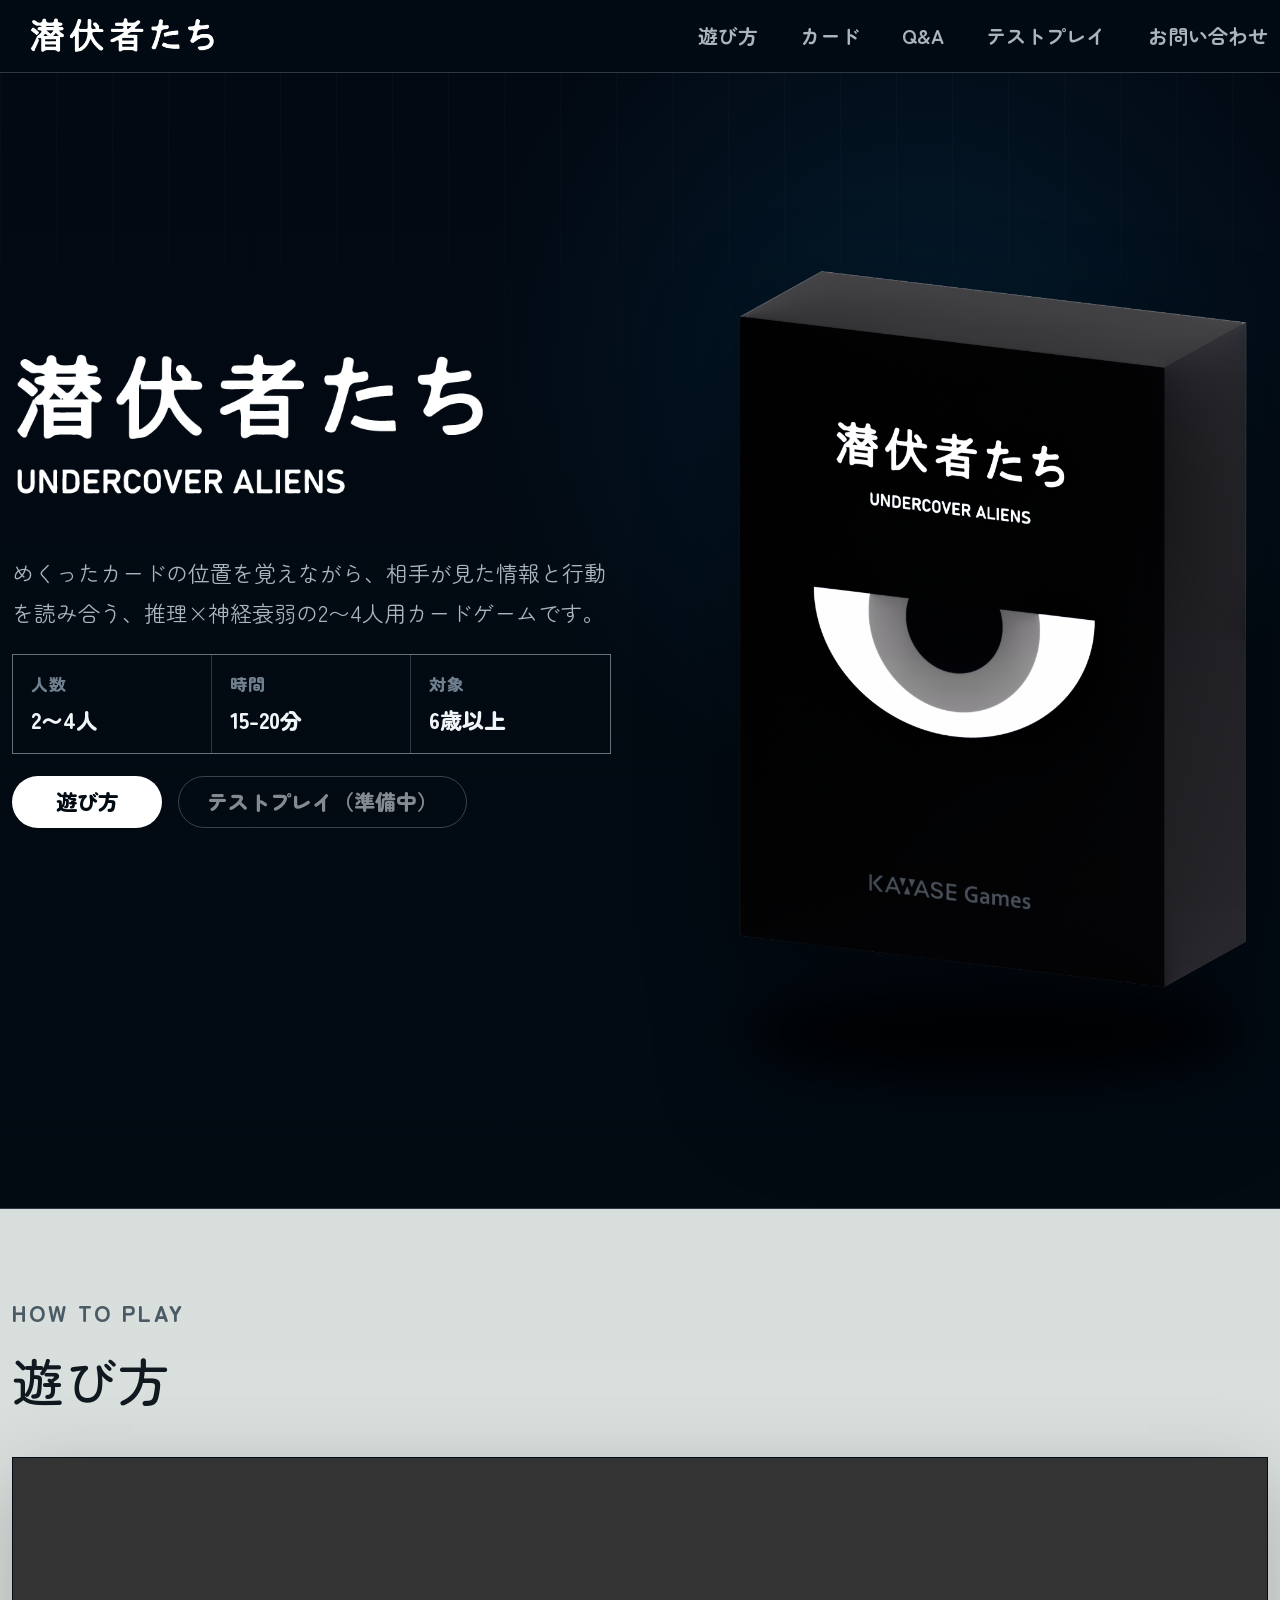
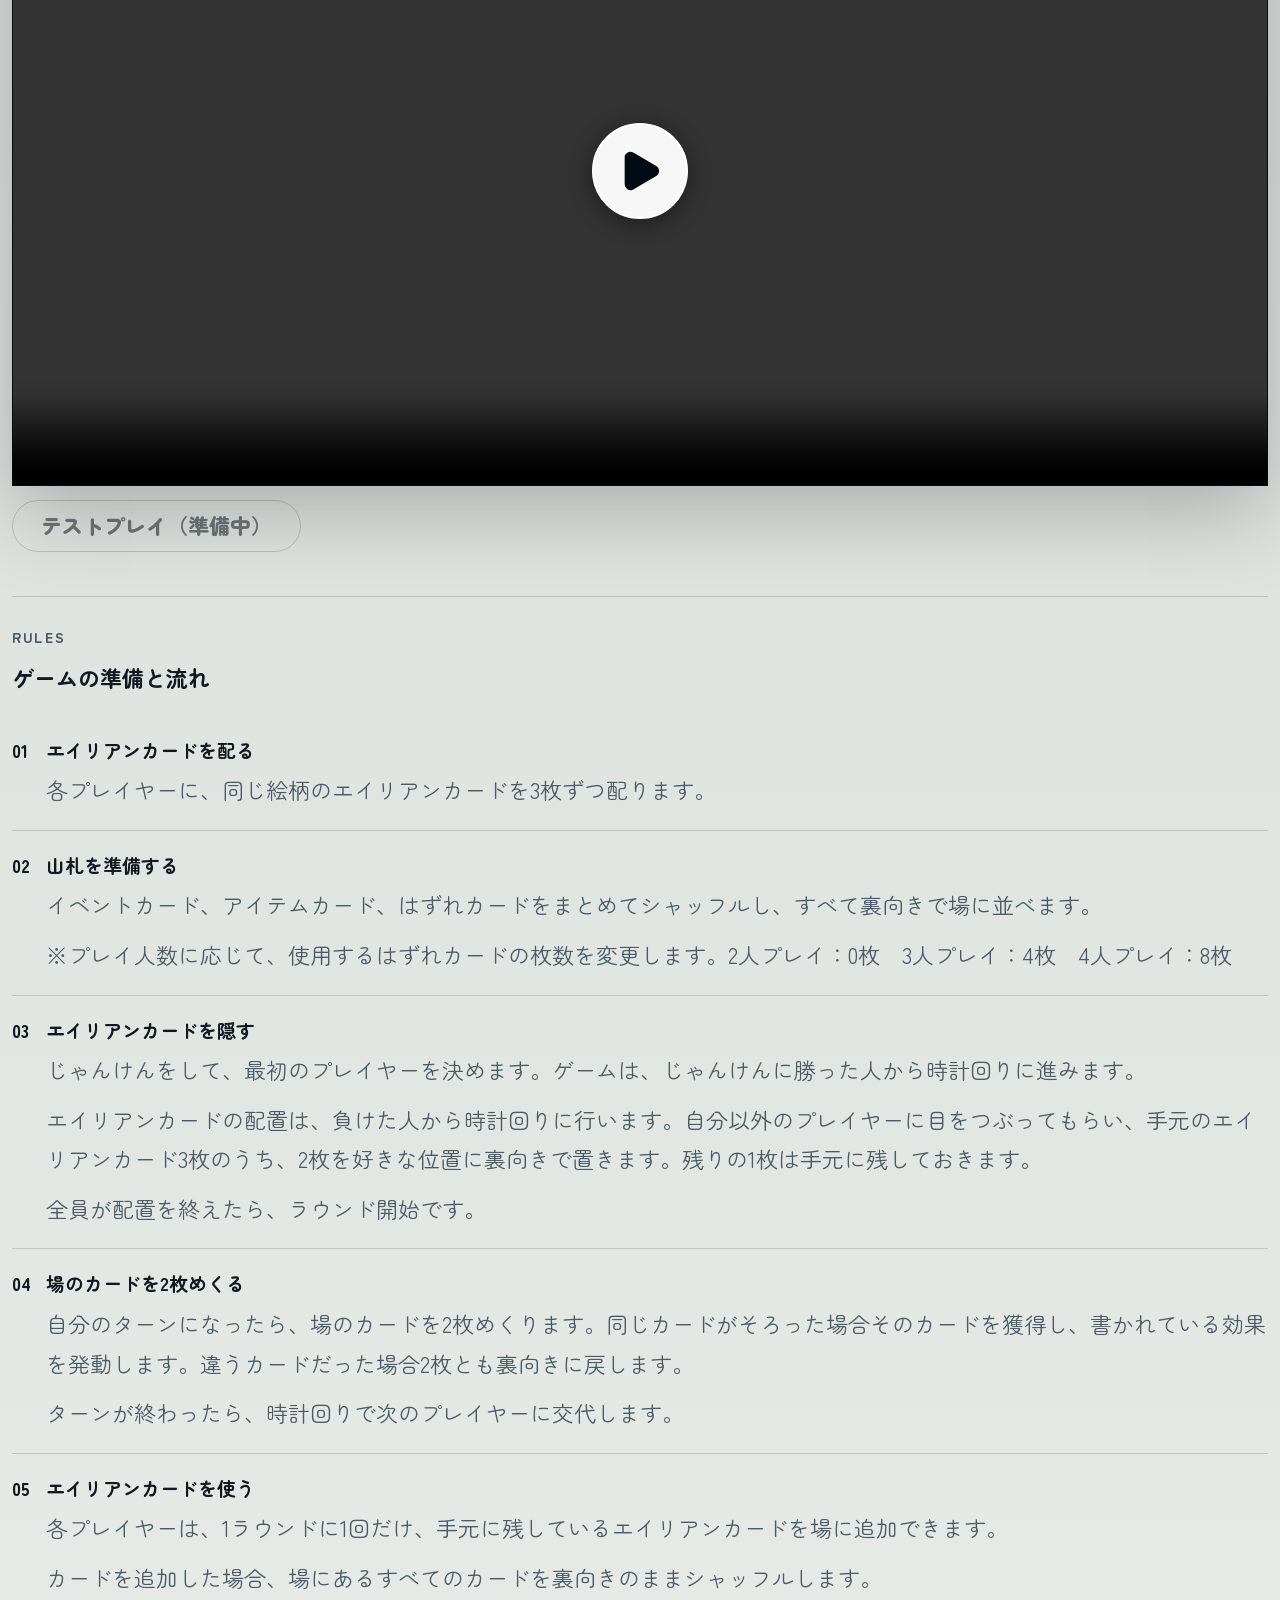
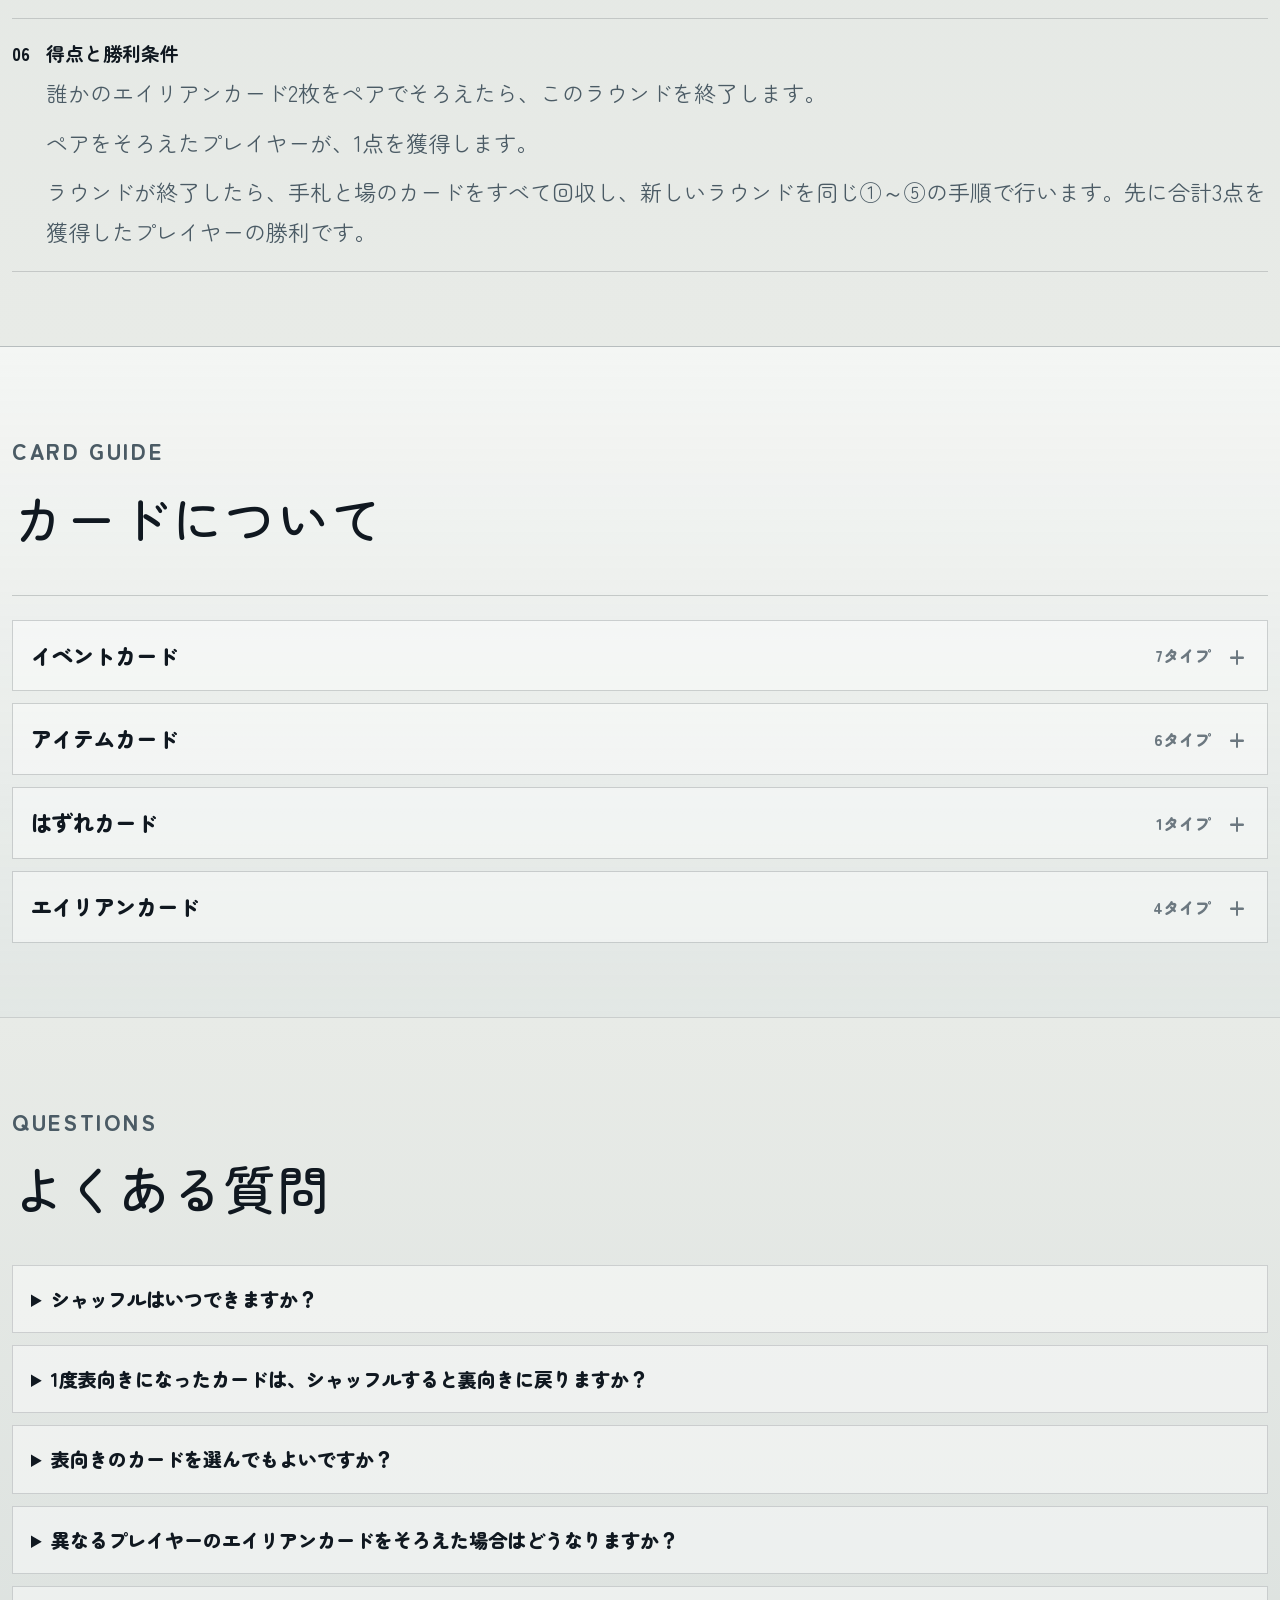
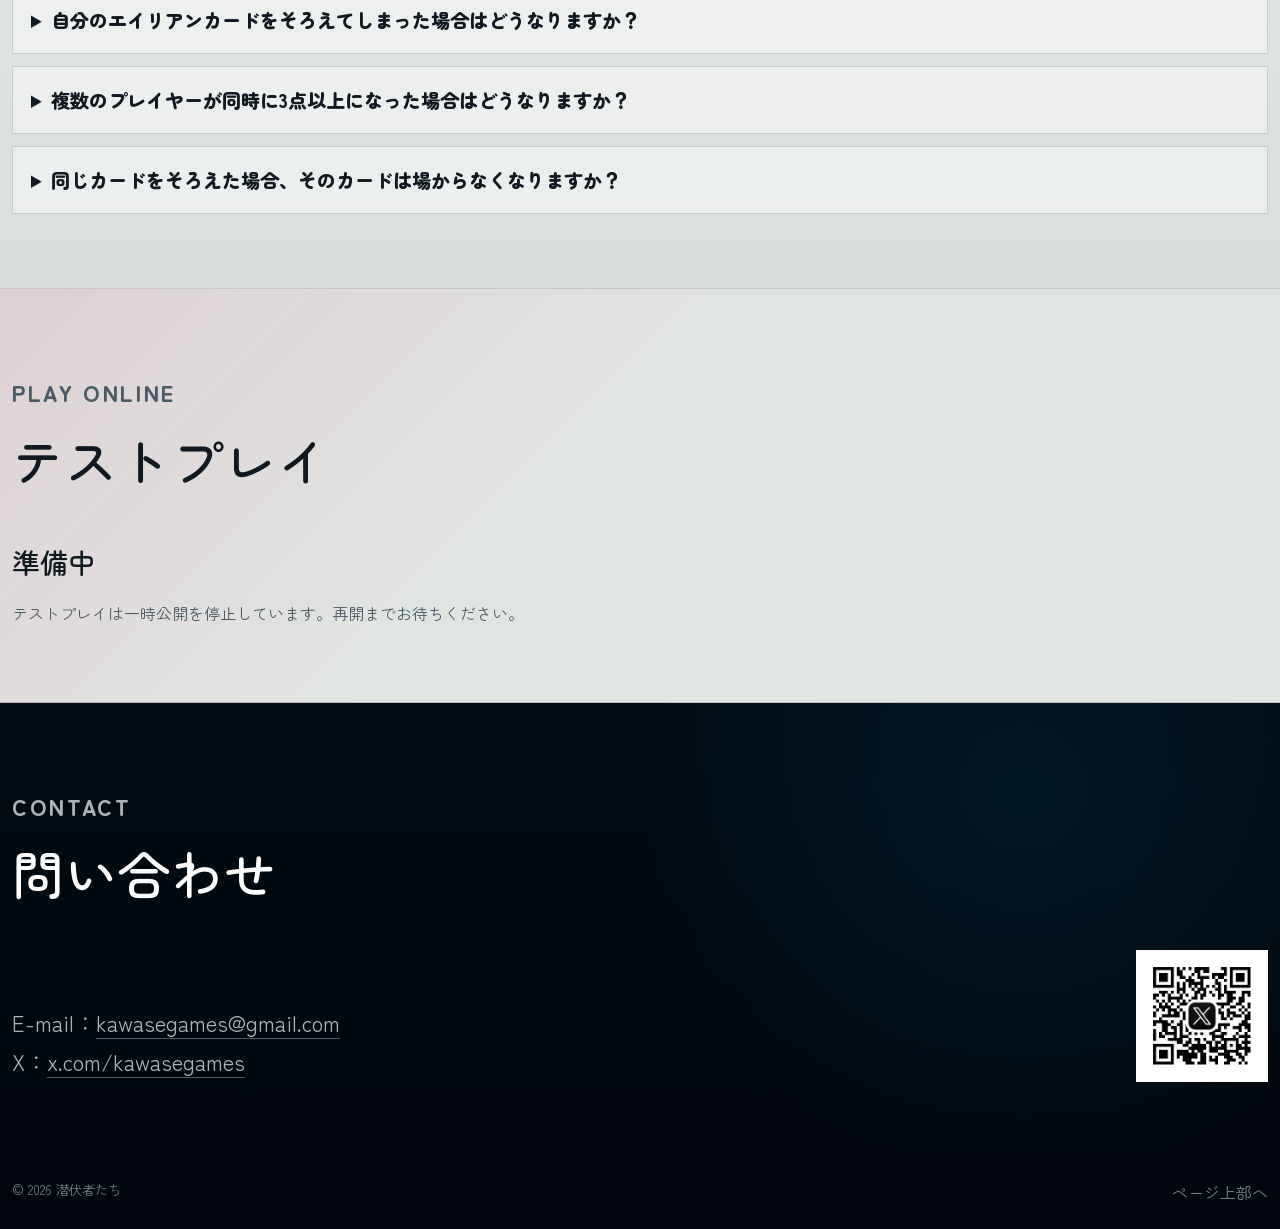
<file: index.html>
﻿<!doctype html>
<html lang="ja">
<head>
  <meta charset="utf-8">
  <meta http-equiv="content-type" content="text/html; charset=utf-8">
  <meta name="viewport" content="width=device-width, initial-scale=1">
  <title>潜伏者たち | UNDERCOVER ALIENS</title>
  <meta name="description" content="推理と神経衰弱が交差する2〜4人用カードゲーム「潜伏者たち」の公式ページ。">
  <meta property="og:type" content="website">
  <meta property="og:title" content="潜伏者たち">
  <meta property="og:description" content="推理と神経衰弱が交差する2〜4人用カードゲーム。">
  <link rel="preconnect" href="https://fonts.googleapis.com">
  <link rel="preconnect" href="https://fonts.gstatic.com" crossorigin>
  <link href="https://fonts.googleapis.com/css2?family=Zen+Maru+Gothic:wght@400;500;700;900&display=swap" rel="stylesheet">
  <link rel="stylesheet" href="./style.css?v=20261022-01">
</head>
<body>
  <a class="skip-link" href="#main">本文へ移動</a>

  <header class="site-header">
    <div class="wrap header-inner">
      <a class="brand" href="#top" aria-label="潜伏者たち">
        <img class="header-logo" src="./素材/ヘッダー.png" alt="潜伏者たち" width="792" height="171">
      </a>
      <nav class="nav-links" aria-label="ページ内ナビゲーション">
        <a href="#howto">遊び方</a>
        <a href="#cards">カード</a>
        <a href="#faq">Q&A</a>
        <a href="#shiyutaku">テストプレイ</a>
        <a href="#contact">お問い合わせ</a>
      </nav>
      <a class="nav-cta" href="#howto">遊び方</a>
    </div>
  </header>

  <main id="main">
    <section class="hero" id="top">
      <div class="wrap hero-grid">
        <div class="hero-copy reveal">
          <h1 class="sr-only" data-config="title">潜伏者たち</h1>
          <div class="hero-title-frame" aria-hidden="true">
            <img class="hero-title-image" src="./素材/タイトル.png" alt="" width="792" height="489">
          </div>
          <p class="hero-text">めくったカードの位置を覚えながら、相手が見た情報と行動を読み合う、推理×神経衰弱の2〜4人用カードゲームです。</p>
          <dl class="spec-strip" aria-label="ゲーム概要">
            <div><dt>人数</dt><dd data-config="players">2〜4人</dd></div>
            <div><dt>時間</dt><dd data-config="playTime">15-20分</dd></div>
            <div><dt>対象</dt><dd data-config="age">6歳以上</dd></div>
          </dl>
          <div class="hero-actions">
            <a class="button button-primary" href="#howto">遊び方</a>
            <button class="button button-secondary" type="button" data-config="ctaLabel" disabled>テストプレイ（準備中）</button>
          </div>
        </div>

        <div class="hero-art reveal" aria-label="商品イメージ">
          <img class="hero-art-image" src="./素材/はこ-hero.png" alt="潜伏者たちの商品箱イメージ" width="1839" height="2798">
        </div>
      </div>
    </section>

    <section class="section section-rules" id="howto">
      <div class="wrap narrow">
        <div class="section-title reveal">
          <p class="eyebrow">How to play</p>
          <h2>遊び方</h2>
        </div>

        <section class="howto-video reveal" aria-label="遊び方動画">
          <div class="movie-screen" data-video-player>
            <video class="howto-movie" controls playsinline preload="metadata" aria-label="潜伏者たちの遊び方動画">
              <source src="./素材/最終.mp4?v=20261009-02" type="video/mp4">
              お使いのブラウザでは動画を再生できません。
            </video>
            <button class="movie-play" type="button" data-video-play aria-label="遊び方動画を再生" title="再生" hidden>
              <img src="./assets/icons/play.svg" alt="" width="40" height="40" aria-hidden="true">
            </button>
          </div>
          <div class="movie-controls">
            <button class="button button-secondary button-paper" type="button" data-config="ctaLabel" disabled>テストプレイ（準備中）</button>
          </div>
        </section>

        <section class="rule-block rule-block-single reveal">
          <div class="rule-heading">
            <p class="eyebrow">Rules</p>
            <h3>ゲームの準備と流れ</h3>
          </div>
          <ol class="rule-list">
            <li>
              <h4>エイリアンカードを配る</h4>
              <p>各プレイヤーに、同じ絵柄のエイリアンカードを3枚ずつ配ります。</p>
            </li>
            <li>
              <h4>山札を準備する</h4>
              <p>イベントカード、アイテムカード、はずれカードをまとめてシャッフルし、すべて裏向きで場に並べます。</p>
              <p class="rule-note">※プレイ人数に応じて、使用するはずれカードの枚数を変更します。2人プレイ：0枚　3人プレイ：4枚　4人プレイ：8枚</p>
            </li>
            <li>
              <h4>エイリアンカードを隠す</h4>
              <p>じゃんけんをして、最初のプレイヤーを決めます。ゲームは、じゃんけんに勝った人から時計回りに進みます。</p>
              <p>エイリアンカードの配置は、負けた人から時計回りに行います。自分以外のプレイヤーに目をつぶってもらい、手元のエイリアンカード3枚のうち、2枚を好きな位置に裏向きで置きます。残りの1枚は手元に残しておきます。</p>
              <p>全員が配置を終えたら、ラウンド開始です。</p>
            </li>
            <li>
              <h4>場のカードを2枚めくる</h4>
              <p>自分のターンになったら、場のカードを2枚めくります。同じカードがそろった場合そのカードを獲得し、書かれている効果を発動します。違うカードだった場合2枚とも裏向きに戻します。</p>
              <p>ターンが終わったら、時計回りで次のプレイヤーに交代します。</p>
            </li>
            <li>
              <h4>エイリアンカードを使う</h4>
              <p>各プレイヤーは、1ラウンドに1回だけ、手元に残しているエイリアンカードを場に追加できます。</p>
              <p>カードを追加した場合、場にあるすべてのカードを裏向きのままシャッフルします。</p>
            </li>
            <li>
              <h4>得点と勝利条件</h4>
              <p>誰かのエイリアンカード2枚をペアでそろえたら、このラウンドを終了します。</p>
              <p>ペアをそろえたプレイヤーが、1点を獲得します。</p>
              <p>ラウンドが終了したら、手札と場のカードをすべて回収し、新しいラウンドを同じ①～⑤の手順で行います。先に合計3点を獲得したプレイヤーの勝利です。</p>
            </li>
          </ol>
        </section>
      </div>
    </section>

    <section class="section section-manual" id="cards">
      <div class="wrap narrow">
        <div class="section-title reveal">
          <p class="eyebrow">Card guide</p>
          <h2>カードについて</h2>
        </div>

        <section class="card-guide reveal">
          <div class="card-accordion">
            <details>
              <summary>
                <span>イベントカード</span>
                <small>7タイプ</small>
              </summary>
              <div class="card-detail">
                <div>
                  <div class="card-image-grid card-image-grid-inset" aria-label="イベントカード画像一覧">
                    <img src="./素材/001-card-front.png" alt="イベントカード画像 001" width="816" height="1112" loading="lazy">
                    <img src="./素材/002-card-front.png" alt="イベントカード画像 002" width="816" height="1112" loading="lazy">
                    <img src="./素材/003-card-front.png" alt="イベントカード画像 003" width="816" height="1112" loading="lazy">
                    <img src="./素材/004-card-front.png" alt="イベントカード画像 004" width="816" height="1112" loading="lazy">
                    <img src="./素材/005-card-front.png" alt="イベントカード画像 005" width="816" height="1112" loading="lazy">
                    <img src="./素材/006-card-front.png" alt="イベントカード画像 006" width="816" height="1112" loading="lazy">
                    <img src="./素材/007-card-front.png" alt="イベントカード画像 007" width="816" height="1112" loading="lazy">
                  </div>
                </div>
              </div>
            </details>
            <details>
              <summary>
                <span>アイテムカード</span>
                <small>6タイプ</small>
              </summary>
              <div class="card-detail">
                <div>
                  <div class="card-image-grid card-image-grid-inset" aria-label="アイテムカード画像一覧">
                    <img src="./素材/011-card-front-01.png" alt="アイテムカード画像 011" width="816" height="1112" loading="lazy">
                    <img src="./素材/012-card-front-01.png" alt="アイテムカード画像 012" width="816" height="1112" loading="lazy">
                    <img src="./素材/013-card-front.png" alt="アイテムカード画像 013" width="816" height="1112" loading="lazy">
                    <img src="./素材/014-card-front.png" alt="アイテムカード画像 014" width="816" height="1112" loading="lazy">
                    <img src="./素材/015-card-front.png" alt="アイテムカード画像 015" width="816" height="1112" loading="lazy">
                    <img src="./素材/016-card-front.png" alt="アイテムカード画像 016" width="816" height="1112" loading="lazy">
                  </div>
                </div>
              </div>
            </details>
            <details>
              <summary>
                <span>はずれカード</span>
                <small>1タイプ</small>
              </summary>
              <div class="card-detail">
                <div>
                  <div class="card-image-grid card-image-grid-inset" aria-label="はずれカード画像一覧">
                    <img src="./素材/111-card-front.png" alt="はずれカード画像 111" width="816" height="1112" loading="lazy">
                  </div>
                </div>
              </div>
            </details>
            <details>
              <summary>
                <span>エイリアンカード</span>
                <small>4タイプ</small>
              </summary>
              <div class="card-detail alien-type">
                <div>
                  <div class="card-image-grid card-image-grid-inset" aria-label="エイリアンカード画像一覧">
                    <img src="./素材/001-E-card-front.png" alt="エイリアンカード画像 001-E" width="816" height="1112" loading="lazy">
                    <img src="./素材/002-E-card-front.png" alt="エイリアンカード画像 002-E" width="816" height="1112" loading="lazy">
                    <img src="./素材/003-E-card-front.png" alt="エイリアンカード画像 003-E" width="816" height="1112" loading="lazy">
                    <img src="./素材/004-E-card-front.png" alt="エイリアンカード画像 004-E" width="816" height="1112" loading="lazy">
                  </div>
                </div>
              </div>
            </details>
          </div>
        </section>
      </div>
    </section>

    <section class="section section-faq" id="faq">
      <div class="wrap narrow">
        <div class="section-title reveal">
          <p class="eyebrow">Questions</p>
          <h2>よくある質問</h2>
        </div>

        <div class="faq-list reveal">
          <details>
            <summary>シャッフルはいつできますか？</summary>
            <p>操作中のプレイヤーのターンが終了したタイミングで行えます。カードをめくっている途中や、カードの効果を処理している途中にはシャッフルできません。</p>
          </details>
          <details>
            <summary>1度表向きになったカードは、シャッフルすると裏向きに戻りますか？</summary>
            <p>戻りません。1度表向きになったカードは、そのラウンドが終了するまで表向きのままです。シャッフルする場合も、表向きの状態を保ったまま位置だけを入れ替えます。</p>
          </details>
          <details>
            <summary>表向きのカードを選んでもよいですか？</summary>
            <p>はい。場にあるカードであれば、表向きのカードも選べます。</p>
          </details>
          <details>
            <summary>異なるプレイヤーのエイリアンカードをそろえた場合はどうなりますか？</summary>
            <p>ペアとして成立しません。同じプレイヤーが持つ同じ絵柄のエイリアンカード2枚をそろえた場合のみ有効です。異なるプレイヤーのエイリアンカードだった場合は、そのまま元の位置に戻します。</p>
          </details>
          <details>
            <summary>自分のエイリアンカードをそろえてしまった場合はどうなりますか？</summary>
            <p>自分以外のすべてのプレイヤーが、それぞれ1点を獲得します。</p>
          </details>
          <details>
            <summary>複数のプレイヤーが同時に3点以上になった場合はどうなりますか？</summary>
            <p>最も得点が高いプレイヤーの勝利です。最も得点が高いプレイヤーが複数いる場合は、その全員が同率1位となります。それ以外のプレイヤーは敗北です。</p>
          </details>
          <details>
            <summary>同じカードをそろえた場合、そのカードは場からなくなりますか？</summary>
            <p>はい。そろえたカードは、基本的に場から取り除きます。</p>
            <p>イベントカード：そろえた直後に効果を発動し、場から取り除きます。</p>
            <p>アイテムカード：手札に加え、任意のタイミングで使用します。（使用できる回数はカードによって異なります）</p>
          </details>
        </div>
      </div>
    </section>

    <section class="section section-shiyutaku shiyutaku" id="shiyutaku">
      <div class="wrap narrow">
        <div class="section-title reveal">
          <p class="eyebrow">Play online</p>
          <h2>テストプレイ</h2>
        </div>
        <div class="play-status reveal" role="status">
          <p class="play-status-label">準備中</p>
          <p>テストプレイは一時公開を停止しています。再開までお待ちください。</p>
        </div>
      </div>
    </section>

    <section class="section section-contact contact" id="contact">
      <div class="wrap narrow">
        <div class="section-title reveal">
          <p class="eyebrow">Contact</p>
          <h2>問い合わせ</h2>
        </div>
        <div class="contact-panel reveal">
          <div>
            <ul class="contact-list">
              <li>E-mail：<a href="mailto:kawasegames@gmail.com">kawasegames@gmail.com</a></li>
              <li>X：<a href="https://x.com/kawasegames">x.com/kawasegames</a></li>
            </ul>
          </div>
          <div class="qr-row" aria-label="問い合わせQRコード">
            <img class="contact-qr" src="./素材/QR_182072.png" alt="問い合わせ先QRコード" width="300" height="300" loading="lazy">
          </div>
        </div>
      </div>
    </section>
  </main>

  <footer class="footer">
    <div class="wrap footer-inner">
      <small>&copy; <span data-year></span> <span data-config="title">潜伏者たち</span></small>
      <a href="#top">ページ上部へ</a>
    </div>
  </footer>

  <script src="./script.js?v=20261022-01" charset="utf-8"></script>
</body>
</html>
</file>
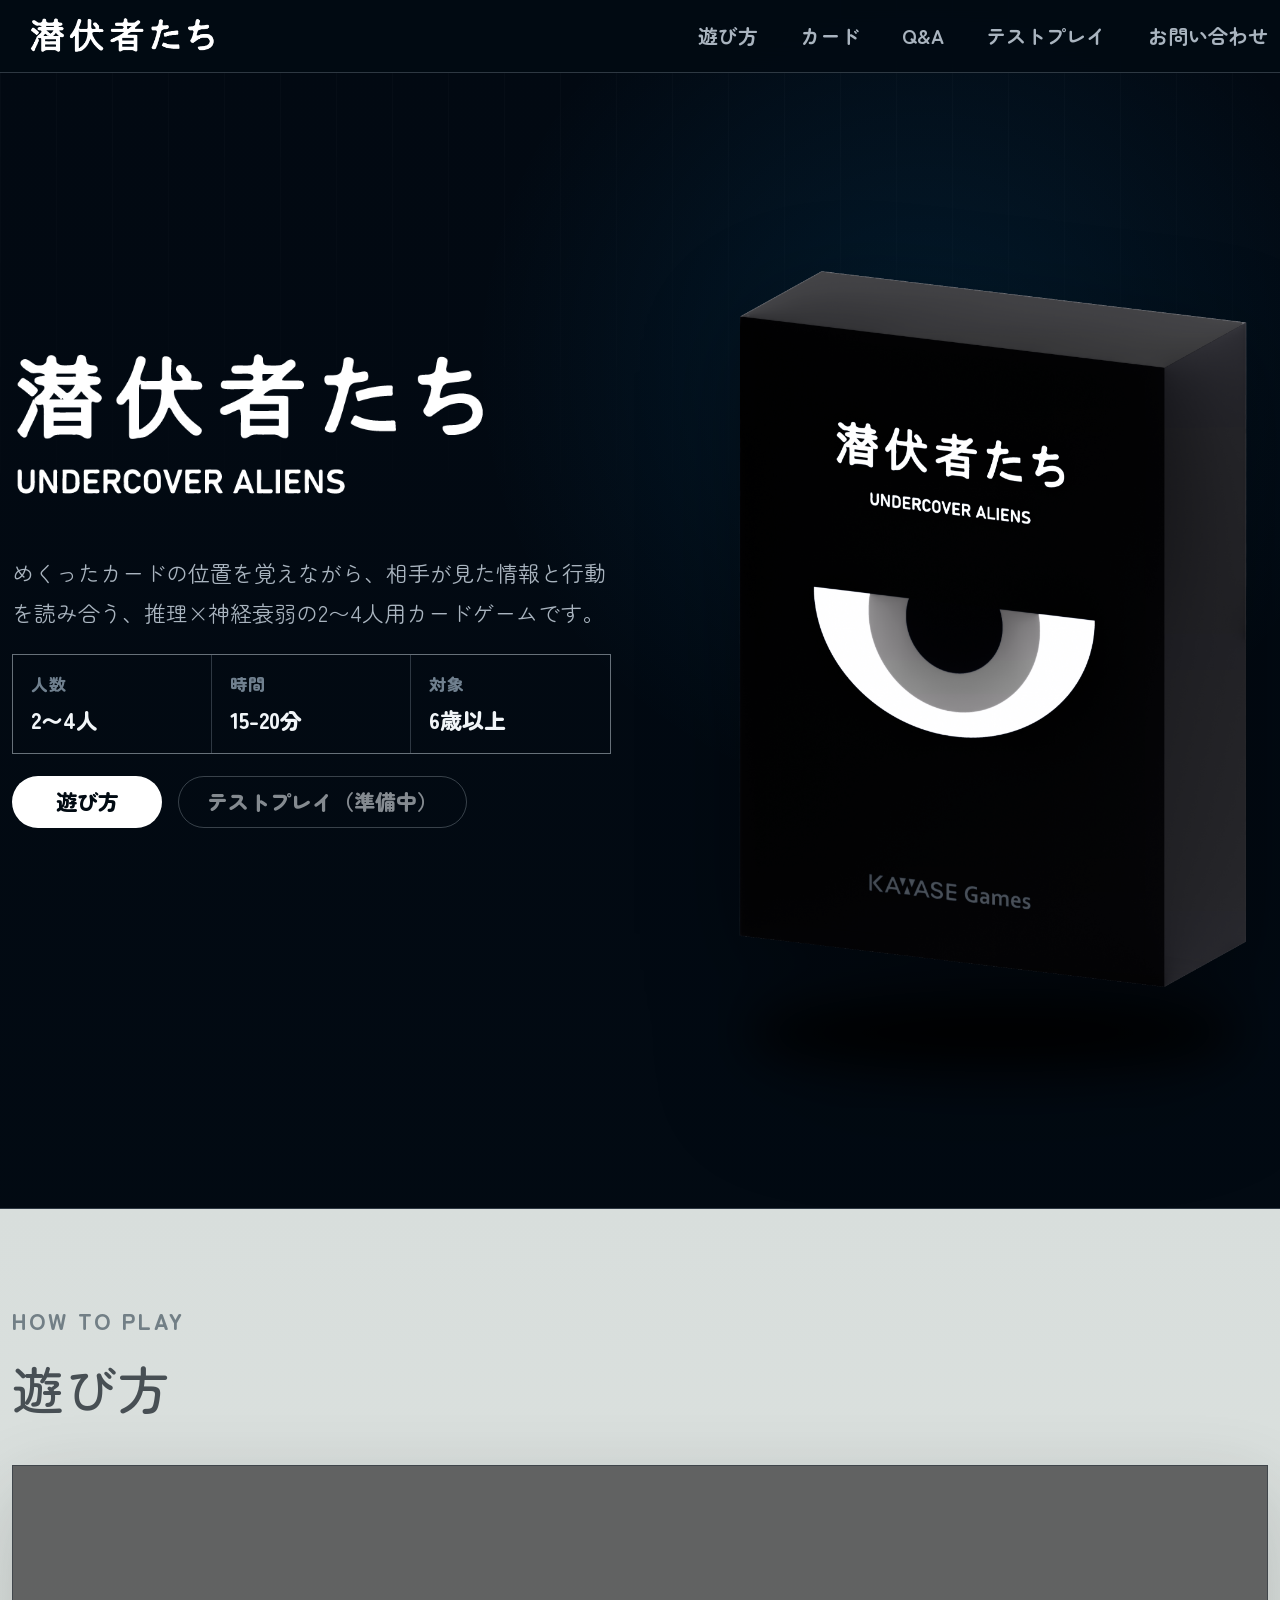
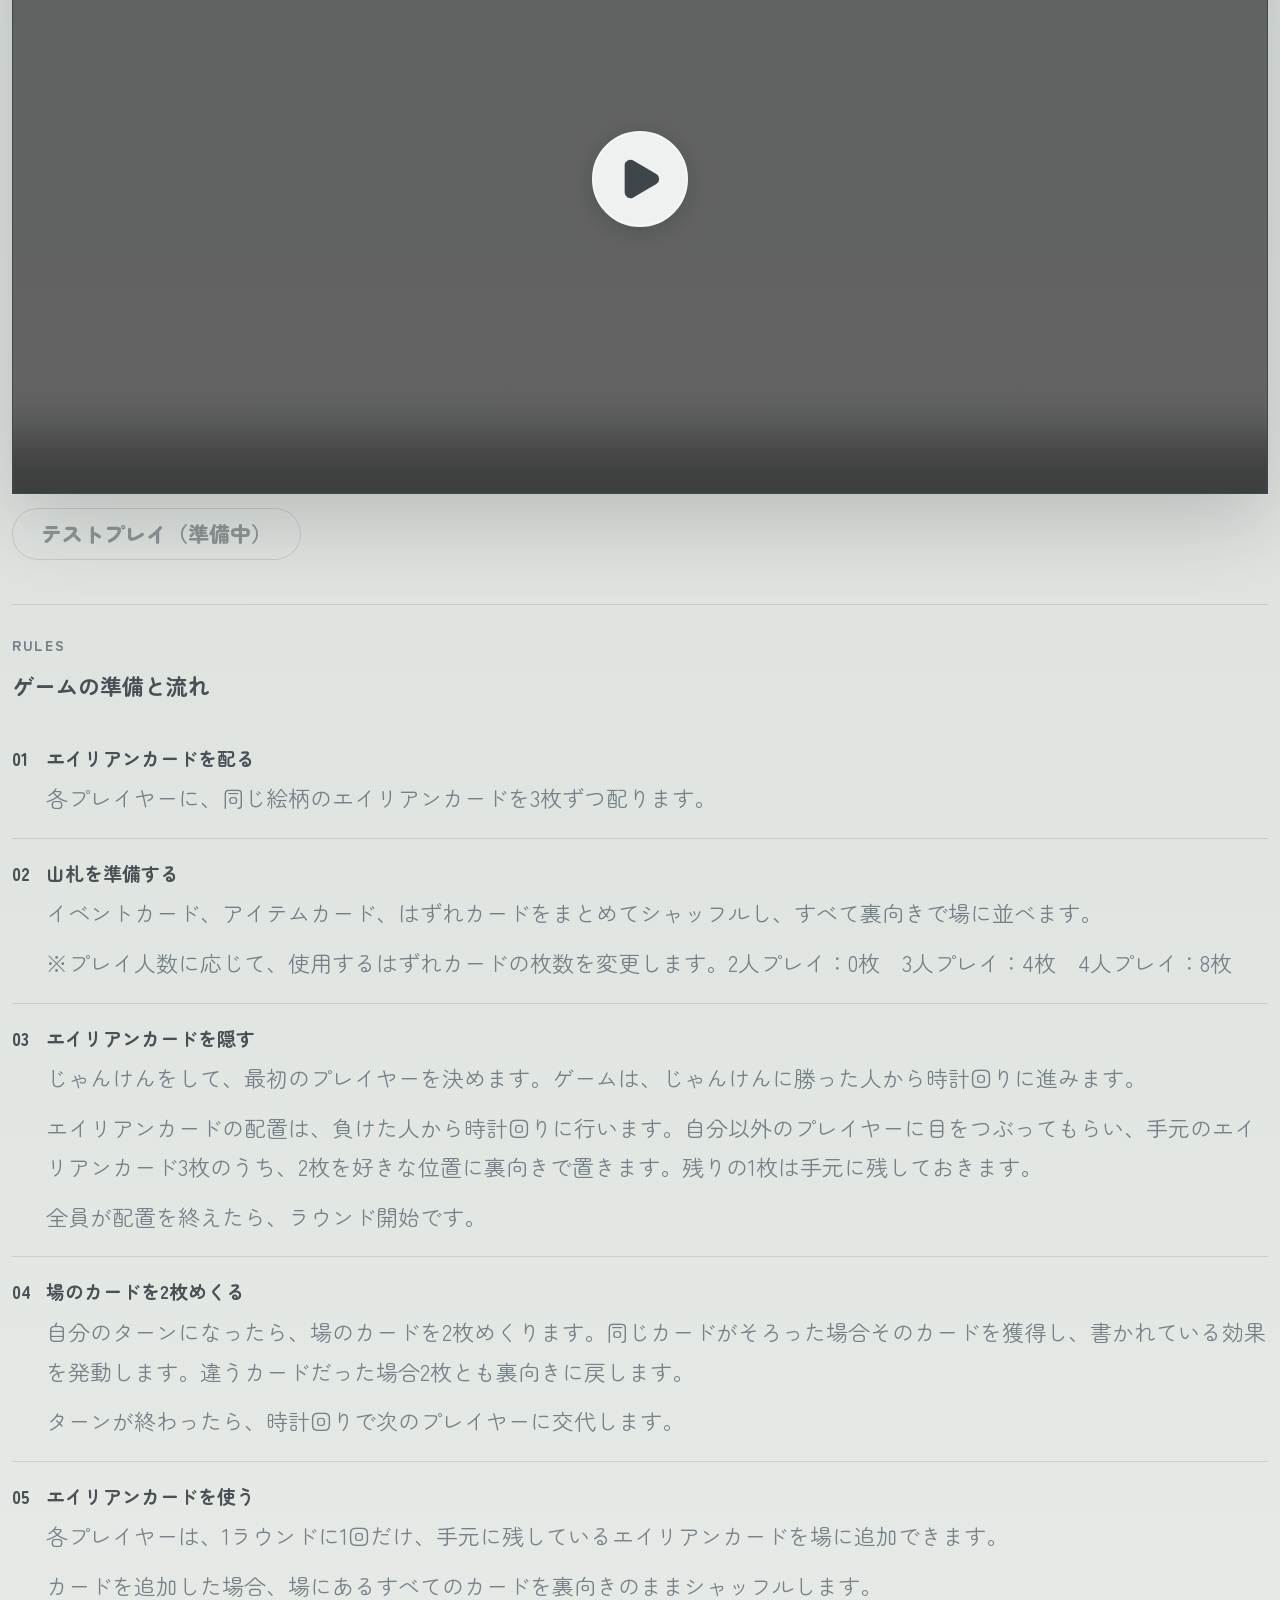
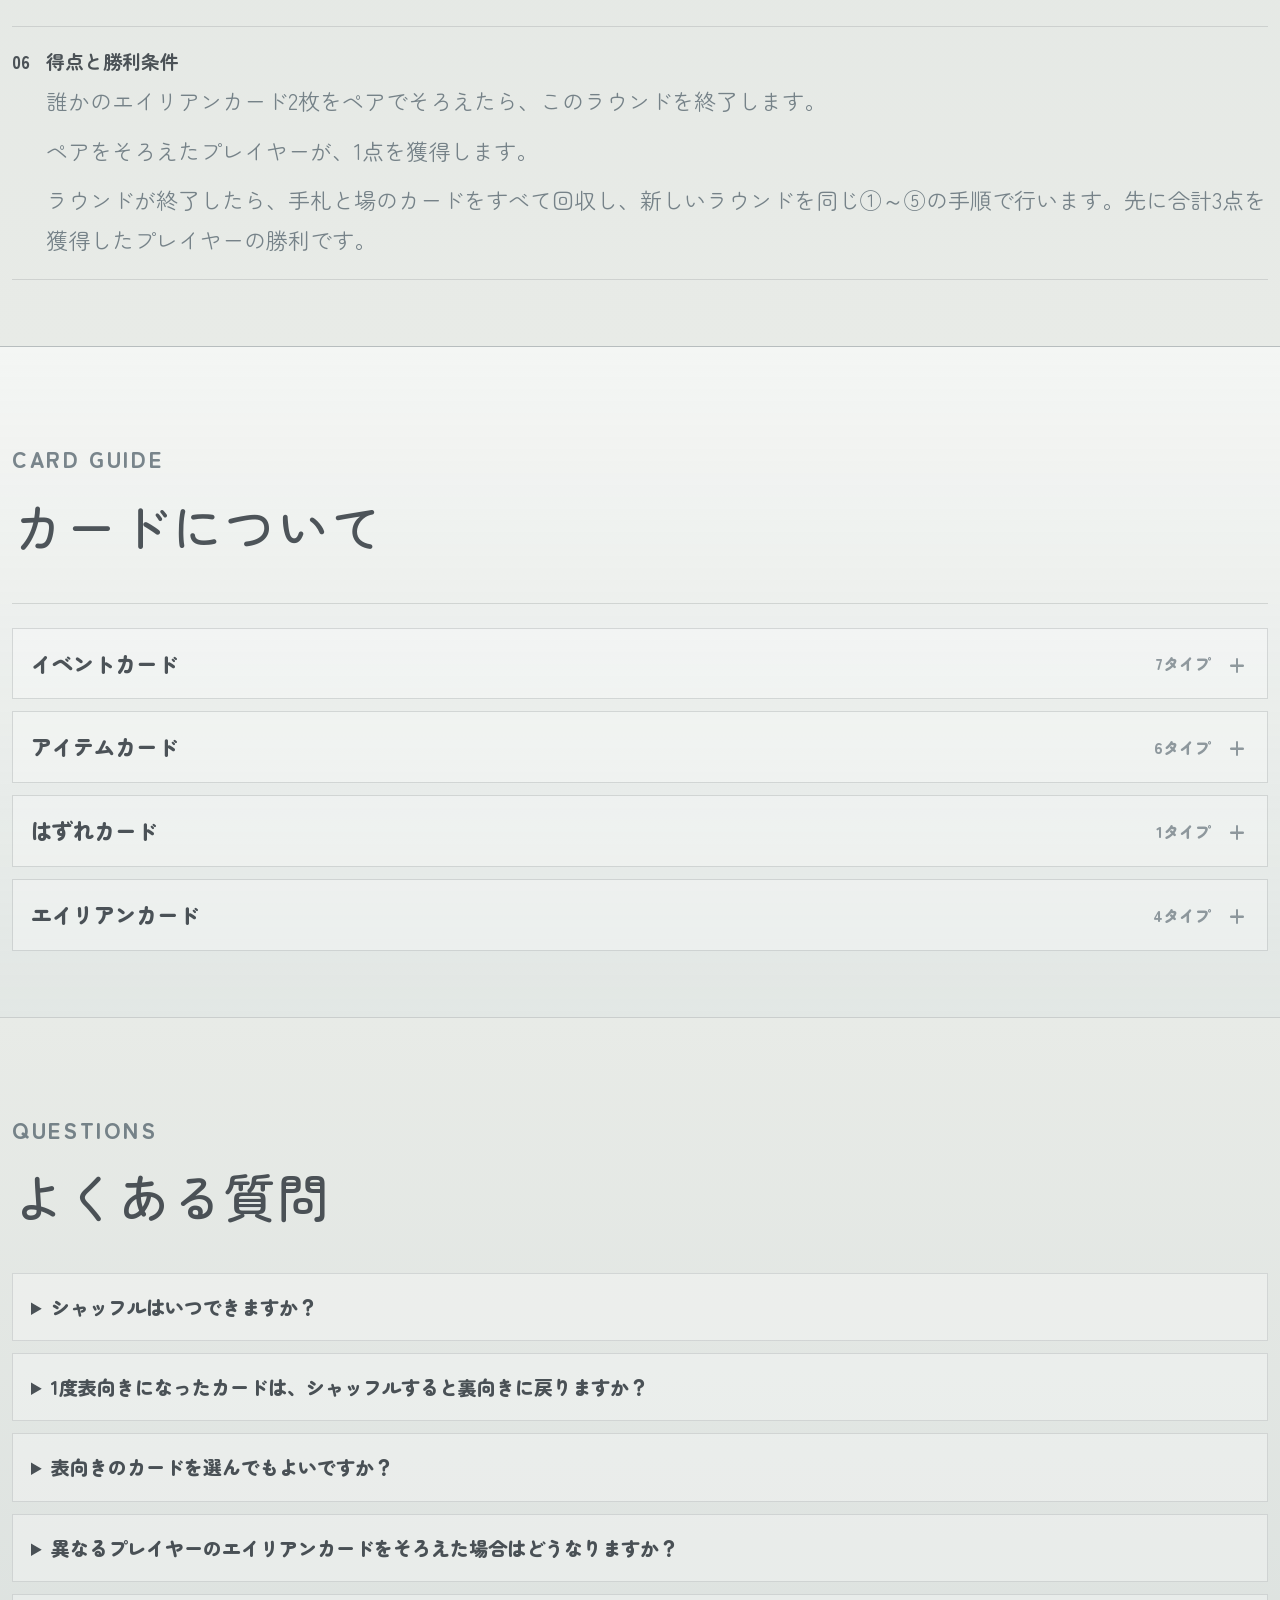
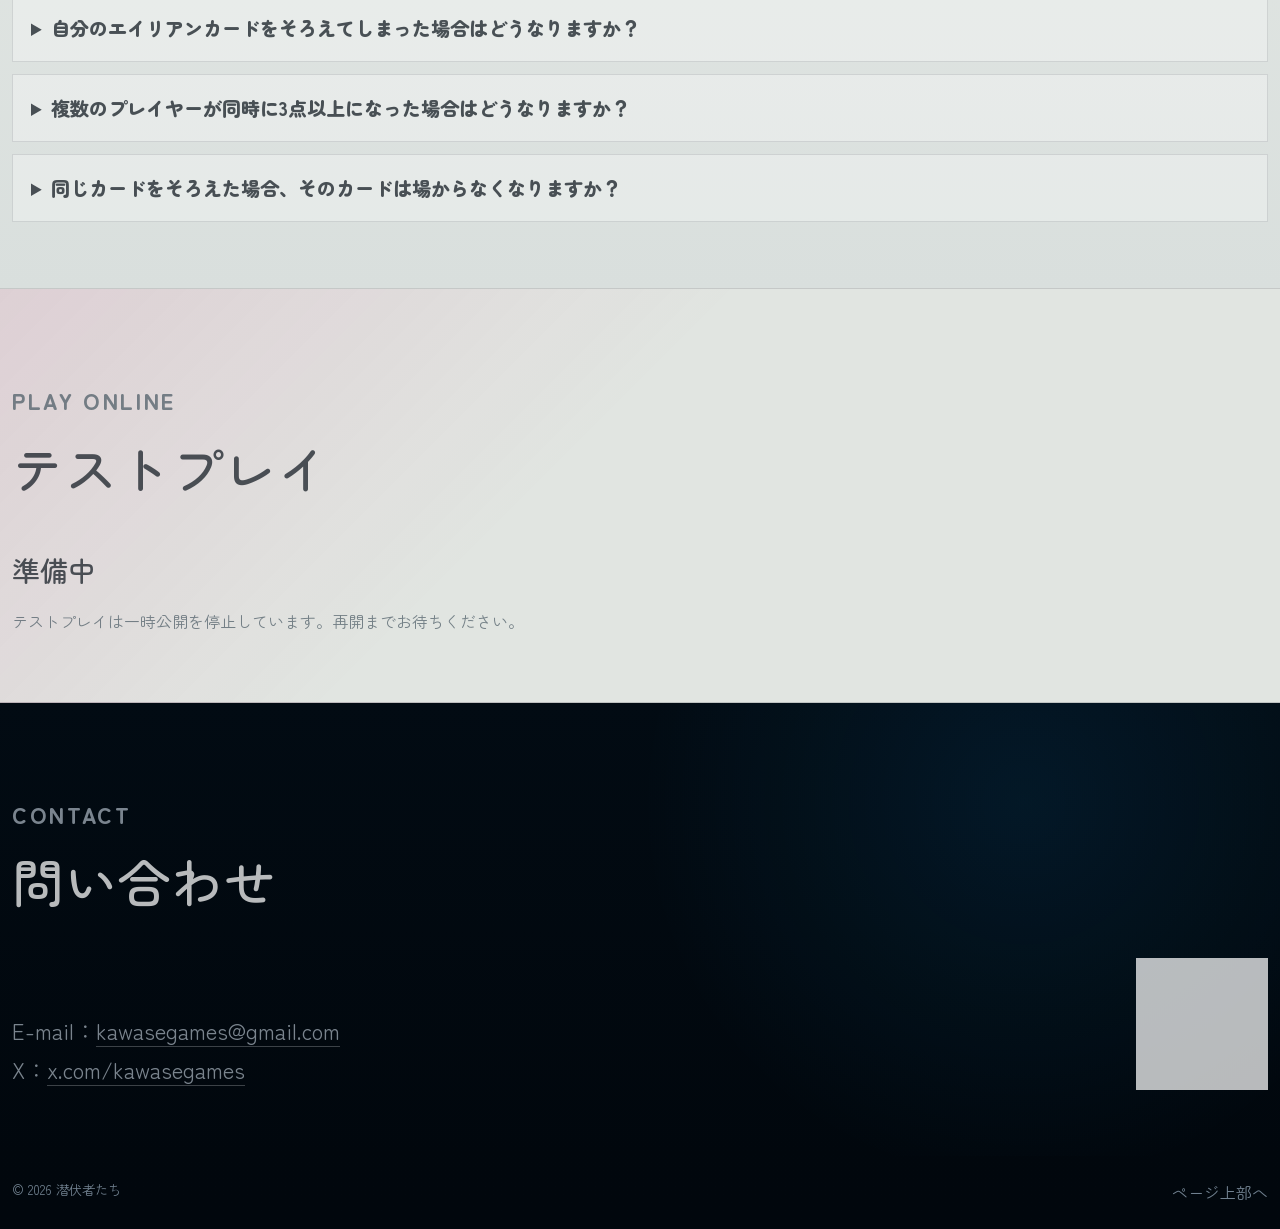
<file: boardgame_lp.html>
<!doctype html>
<html lang="ja">
<head>
  <meta charset="utf-8">
  <meta name="viewport" content="width=device-width, initial-scale=1">
  <meta http-equiv="refresh" content="0; url=./index.html">
  <title>潜伏者たち</title>
  <link rel="canonical" href="./index.html">
</head>
<body>
  <p><a href="./index.html">潜伏者たち 公式LPへ移動します</a></p>
</body>
</html>
</file>
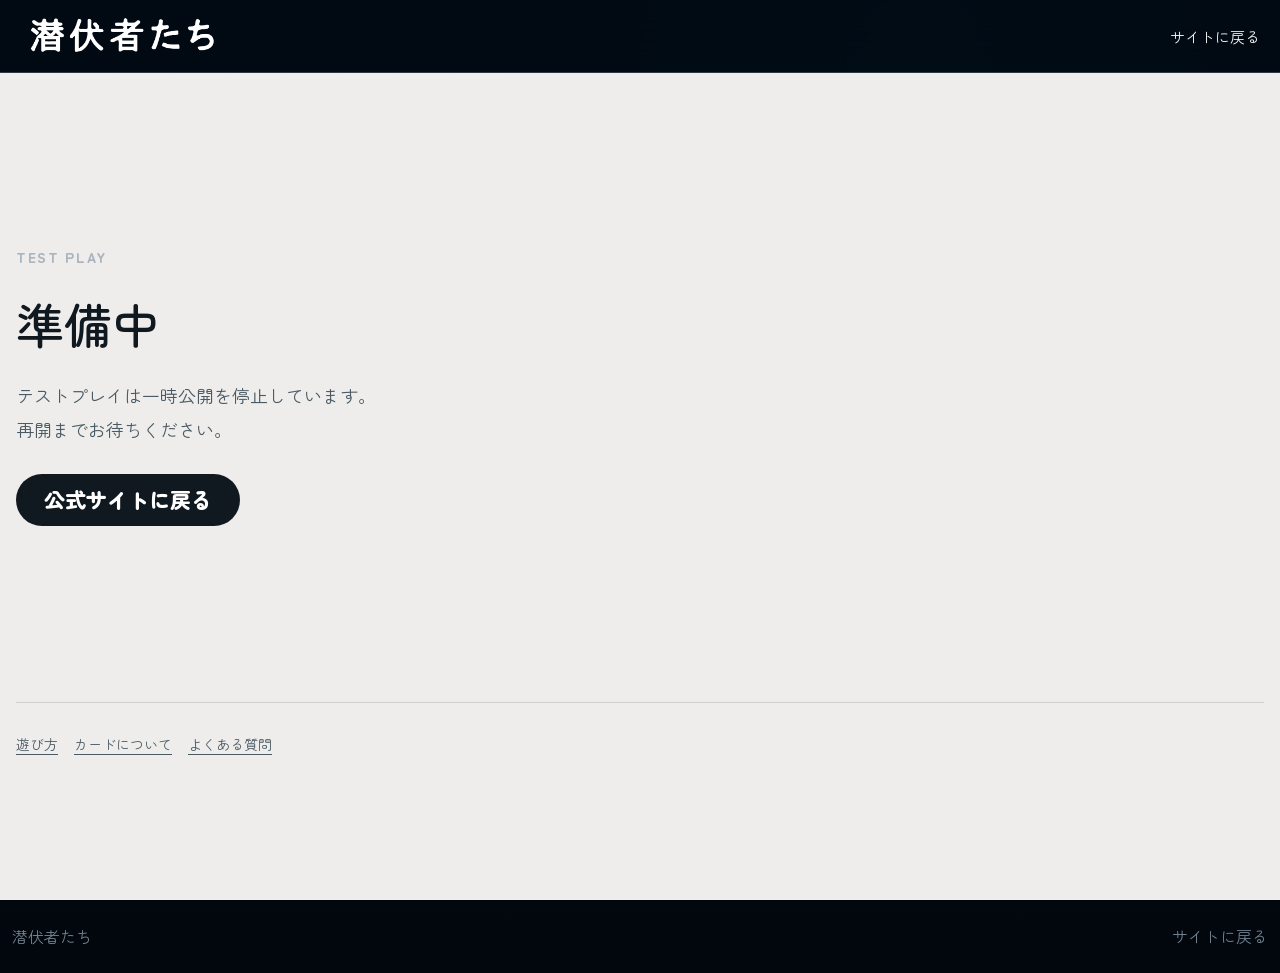
<file: play.html>
<!doctype html>
<html lang="ja">
<head>
  <meta charset="utf-8">
  <meta name="viewport" content="width=device-width, initial-scale=1">
  <title>テストプレイ準備中 | 潜伏者たち</title>
  <meta name="description" content="潜伏者たちのテストプレイは現在準備中です。公開再開までお待ちください。">
  <link rel="preconnect" href="https://fonts.googleapis.com">
  <link rel="preconnect" href="https://fonts.gstatic.com" crossorigin>
  <link href="https://fonts.googleapis.com/css2?family=Zen+Maru+Gothic:wght@400;500;700;900&display=swap" rel="stylesheet">
  <link rel="stylesheet" href="./style.css?v=20261022-01">
  <link rel="stylesheet" href="./trial.css?v=20261022-01">
</head>
<body>
  <a class="skip-link" href="#main">本文へ移動</a>
  <header class="site-header">
    <div class="wrap header-inner">
      <a class="brand" href="./index.html" aria-label="潜伏者たちのサイトへ">
        <img class="header-logo" src="./素材/ヘッダー.png" alt="潜伏者たち" width="792" height="171">
      </a>
      <a class="trial-back-link" href="./index.html#shiyutaku">サイトに戻る</a>
    </div>
  </header>
  <main class="trial-page" id="main">
    <div class="wrap">
      <section class="trial-maintenance" aria-labelledby="trial-maintenance-title">
        <p class="eyebrow">Test play</p>
        <h1 id="trial-maintenance-title">準備中</h1>
        <p>テストプレイは一時公開を停止しています。<br>再開までお待ちください。</p>
        <a class="button button-dark" href="./index.html#shiyutaku">公式サイトに戻る</a>
      </section>
      <!-- Keep the paused game inert so it can be restored when testing reopens. -->
      <template id="paused-trial">
      <h1 class="sr-only">潜伏者たち CPU対戦</h1>
    <section class="cpu-trial" data-cpu-trial aria-label="CPU対戦" hidden>
      <header class="trial-toolbar">
        <h3>CPU対戦 <small>ショート版</small></h3>
        <div class="trial-tools">
          <label class="trial-difficulty">難易度
            <select data-trial-difficulty>
              <option value="easy">やさしい</option>
              <option value="normal" selected>ふつう</option>
            </select>
          </label>
          <button class="trial-icon" type="button" data-trial-action="pause" aria-label="一時停止" title="一時停止">
            <img src="./assets/icons/pause.svg" alt="" width="20" height="20">
          </button>
          <button class="trial-icon" type="button" data-trial-action="reset" aria-label="新しい対戦" title="新しい対戦">
            <img src="./assets/icons/rotate-ccw.svg" alt="" width="20" height="20">
          </button>
        </div>
      </header>
      <div class="trial-status" role="status" aria-live="polite" aria-atomic="true">
        <div><span data-trial-phase>配置</span><span data-trial-round>ラウンド1</span></div>
        <p data-trial-message></p>
      </div>
      <div class="trial-arena">
        <aside class="trial-seat trial-seat-human" aria-label="あなた・赤">
          <div class="trial-player" data-trial-player="0">
            <img data-trial-avatar="0" src="./素材/man.png" alt="あなた" width="1024" height="1024">
            <span>あなた・赤</span><strong><output data-trial-score="0">0</output><small> / 3点</small></strong>
          </div>
      <div class="trial-hand-area">
        <div class="trial-hand-title"><h4>あなたの手札</h4><span data-trial-hand-count>3枚</span></div>
        <div class="trial-hand-controls">
          <div class="trial-hand" role="group" aria-label="赤のエイリアンの手札">
            <button class="trial-hand-card" type="button" data-trial-hand="0" aria-label="手札1・赤いエイリアンを配置" aria-pressed="false">
              <img src="./素材/001-E-card-front.png" alt="" width="816" height="1112" draggable="false"><span data-hand-note>配置</span>
            </button>
            <button class="trial-hand-card" type="button" data-trial-hand="1" aria-label="手札2・赤いエイリアンを配置" aria-pressed="false">
              <img src="./素材/001-E-card-front.png" alt="" width="816" height="1112" draggable="false"><span data-hand-note>配置</span>
            </button>
            <button class="trial-hand-card is-reserve is-locked" type="button" data-trial-hand="2" aria-label="予備のエイリアンを追加してシャッフル" disabled>
              <img src="./素材/001-E-card-front.png" alt="" width="816" height="1112" draggable="false"><span data-hand-note>予備</span>
            </button>
          </div>
          <button class="trial-shuffle" type="button" data-trial-action="shuffle" disabled>
            <img src="./assets/icons/shuffle.svg" alt="" width="20" height="20"><span>シャッフル<small data-trial-shuffle-label>配置後に使用</small></span>
          </button>
          <button class="trial-command" type="button" data-trial-action="finish-setup" disabled>配置を終える</button>
        </div>
      </div>
        </aside>
        <div class="trial-table-area">
          <div class="trial-board" data-trial-board role="group" aria-label="場のカード" tabindex="0"></div>
          <div class="trial-actions">
            <button class="trial-command" type="button" data-trial-action="advance" hidden>続ける</button>
          </div>
        </div>
        <aside class="trial-seat trial-seat-cpu" aria-label="CPU・青">
          <div class="trial-player" data-trial-player="1">
            <img data-trial-avatar="1" src="./素材/woman.png" alt="CPU" width="1024" height="1024">
            <span>CPU・青</span><strong><output data-trial-score="1">0</output><small> / 3点</small></strong>
          </div>
        </aside>
      </div>
      <div class="trial-layout">
        <aside class="trial-side" aria-label="めくったカード">
          <section class="trial-last" aria-label="めくったカード">
            <h4>めくったカード</h4><div class="trial-preview" data-trial-preview></div>
          </section>
          <span class="trial-passive" data-trial-lens hidden>透視 <small>所持中</small></span>
          <details class="trial-history"><summary>対戦ログ</summary><ol data-trial-log></ol></details>
        </aside>
      </div>
      <details class="trial-rules">
        <summary>試遊ルール</summary>
        <ul>
          <li>16枚のショート版。イベント4種類・アイテム2種類で、先に3点を取った方の勝利です。</li>
          <li>あなたは赤、CPUは青。通常カード12枚の場に、赤い手札2枚をドラッグして裏向きで追加します。「配置を終える」でCPUが2枚追加し、対戦開始です。手札と場の順にタップしても追加できます。</li>
          <li>2枚をタップしてめくります。同じカードなら効果が発動し、そろわなければ相手の番です。追加ターン・スキップ以外は効果の処理後に手番を交代します。</li>
          <li>相手のエイリアンのペアを発見すると1点。自分のペアをそろえると相手に1点入り、ラウンド終了です。</li>
          <li>シャッフルボタンは、自分の手番の最初に使えます。予備の赤カードを場へ追加してシャッフルするのは1ラウンド1回。アイテムを獲得すると、さらに1回使えます。全体公開されたカードは表向きを保ちます。</li>
          <li>「透視」は獲得後、毎ターン終了時に自動発動。「シャッフル」は獲得後、手番の最初に1度だけ使用できます。</li>
        </ul>
      </details>
      <dialog class="trial-card-dialog" data-trial-dialog aria-label="カードの詳細">
        <button class="trial-icon" type="button" data-trial-action="close-card" aria-label="閉じる" title="閉じる"><img src="./assets/icons/x.svg" alt="" width="20" height="20"></button>
        <img class="trial-dialog-image" data-trial-dialog-image alt="" width="816" height="1112">
      </dialog>
    </section>
        <script src="./trial-engine.js?v=20261016-02" charset="utf-8"></script>
        <script src="./trial-game.js?v=20261016-02" charset="utf-8"></script>
      </template>
      <nav class="trial-page-links" aria-label="試遊関連リンク">
        <a href="./index.html#howto">遊び方</a>
        <a href="./index.html#cards">カードについて</a>
        <a href="./index.html#faq">よくある質問</a>
      </nav>
    </div>
  </main>
  <footer class="footer">
    <div class="wrap footer-inner"><a href="./index.html">潜伏者たち</a><a href="./index.html#shiyutaku">サイトに戻る</a></div>
  </footer>
</body>
</html>
</file>
<file: style.css>
:root {
  --bg: #020b13;
  --panel: #06111b;
  --panel-soft: #081722;
  --ink: #f1f5f8;
  --muted: #a9b4bf;
  --dim: #70808f;
  --line: rgba(196, 213, 228, 0.23);
  --line-strong: rgba(223, 235, 245, 0.46);
  --blue: #10a7ff;
  --cyan: #61d8ff;
  --yellow: #ffc62e;
  --pink: #c01665;
  --purple: #df2fff;
  --white: #ffffff;
  --paper: #e9ece8;
  --paper-soft: #dfe5e3;
  --paper-ink: #101820;
  --paper-muted: #4b5b65;
  --max: 1160px;
}

* {
  box-sizing: border-box;
}

html {
  scroll-behavior: smooth;
}

body {
  margin: 0;
  background:
    radial-gradient(circle at 72% 6%, rgba(16, 167, 255, 0.11), transparent 28rem),
    linear-gradient(180deg, #020912 0%, var(--bg) 42%, #01070d 100%);
  color: var(--ink);
  font-family: "Zen Maru Gothic", "Noto Sans JP", "Yu Gothic", Meiryo, sans-serif;
  line-height: 1.8;
  overflow-x: hidden;
}

body::before {
  content: "";
  position: fixed;
  inset: 0;
  pointer-events: none;
  background: linear-gradient(90deg, rgba(255,255,255,0.025) 1px, transparent 1px) 0 0 / 56px 56px;
  mask-image: linear-gradient(180deg, black, transparent 70%);
  z-index: -1;
}

a {
  color: inherit;
  text-decoration: none;
}

img {
  max-width: 100%;
  display: block;
}

button {
  font: inherit;
}

.wrap {
  width: min(var(--max), calc(100% - 16px));
  margin-inline: auto;
}

.narrow {
  width: min(980px, calc(100% - 16px));
}

.skip-link {
  position: fixed;
  left: 14px;
  top: 10px;
  z-index: 100;
  transform: translateY(-150%);
  padding: 8px 12px;
  border: 1px solid var(--line-strong);
  background: var(--ink);
  color: var(--bg);
  font-weight: 800;
}

.skip-link:focus {
  transform: translateY(0);
}

.sr-only {
  position: absolute;
  width: 1px;
  height: 1px;
  padding: 0;
  margin: -1px;
  overflow: hidden;
  clip: rect(0, 0, 0, 0);
  white-space: nowrap;
  border: 0;
}

.site-header {
  position: sticky;
  top: 0;
  z-index: 50;
  border-bottom: 1px solid var(--line);
  background: rgba(2, 11, 19, 0.88);
  backdrop-filter: blur(18px);
}

.header-inner {
  min-height: 72px;
  display: flex;
  align-items: center;
  justify-content: space-between;
  gap: 14px;
}

.brand {
  width: clamp(158px, 36vw, 220px);
  display: inline-flex;
  align-items: center;
  flex: 0 0 auto;
}

.header-logo {
  width: 100%;
  height: auto;
}

.nav-links {
  display: none;
}

.nav-cta {
  display: inline-flex;
  min-height: 48px;
  align-items: center;
  justify-content: center;
  padding: 0 20px;
  border: 1px solid var(--line-strong);
  border-radius: 999px;
  color: var(--ink);
  font-size: 20px;
  font-weight: 800;
}

.hero {
  min-height: auto;
  display: grid;
  align-items: start;
  padding: 96px 0 54px;
  border-bottom: 1px solid var(--line);
  overflow: hidden;
}

.hero-grid {
  display: grid;
  gap: 58px;
}

.eyebrow {
  margin: 0 0 12px;
  color: var(--muted);
  font-size: 14px;
  font-weight: 800;
  letter-spacing: 0.12em;
  text-transform: uppercase;
}

h1,
h2,
h3,
h4,
p {
  margin-top: 0;
}

h1 {
  margin-bottom: 4px;
  font-size: clamp(38px, 12vw, 76px);
  line-height: 1.04;
  letter-spacing: 0;
}

.hero-title-frame {
  width: min(100%, 560px);
  aspect-ratio: 700 / 285;
  overflow: hidden;
  margin: 0 0 18px;
}

.hero-title-image {
  width: 113.2%;
  height: auto;
  transform: translate(-7.6%, -24%);
}

h2 {
  margin-bottom: 0;
  font-size: clamp(34px, 8vw, 52px);
  font-weight: 500;
  letter-spacing: 0.02em;
}

h3 {
  font-size: 22px;
  line-height: 1.45;
}

h4 {
  margin-bottom: 7px;
  font-size: 19px;
  line-height: 1.45;
}

.hero-lead {
  margin-bottom: 12px;
  color: var(--white);
  font-size: clamp(23px, 5.5vw, 33px);
  font-weight: 800;
  line-height: 1.45;
}

.hero-text,
.section-title p,
.rule-list p,
.flow-grid p,
.type-card p,
.effect-grid p,
.card-detail p,
.effect-items,
.faq-list p,
.shiyutaku-box p,
.contact-list {
  color: var(--muted);
  font-size: 19px;
}

.hero-text {
  max-width: 640px;
  margin-bottom: 22px;
}

.spec-strip {
  width: min(100%, 520px);
  display: grid;
  grid-template-columns: repeat(3, 1fr);
  margin: 0 0 18px;
  border: 1px solid var(--line-strong);
}

.spec-strip div {
  min-width: 0;
  padding: 8px 10px;
  border-right: 1px solid var(--line);
}

.spec-strip div:last-child {
  border-right: 0;
}

dt {
  color: var(--dim);
  font-size: 14px;
  font-weight: 800;
  letter-spacing: 0.08em;
}

dd {
  margin: 0;
  color: var(--ink);
  font-size: 17px;
  font-weight: 800;
}

.hero-actions {
  display: flex;
  flex-wrap: wrap;
  gap: 12px;
}

.button {
  min-width: 116px;
  min-height: 38px;
  display: inline-flex;
  align-items: center;
  justify-content: center;
  border-radius: 999px;
  padding: 0 18px;
  font-size: 17px;
  font-weight: 800;
  transition: transform 180ms ease, border-color 180ms ease, background 180ms ease;
}

.button:hover,
.button:focus-visible {
  transform: translateY(-2px);
}

.button:disabled {
  background: transparent;
  opacity: .55;
  cursor: not-allowed;
  transform: none;
}

.button-primary {
  background: var(--white);
  color: var(--bg);
}

.button-secondary {
  border: 1px solid var(--line-strong);
  color: var(--ink);
}

.hero-art {
  position: relative;
  min-height: 0;
  overflow: visible;
  display: grid;
  place-items: start end;
}

.hero-art-image {
  display: block;
  width: min(100%, 520px);
  max-width: none;
  height: auto;
  object-fit: contain;
  transform: none;
  filter: drop-shadow(0 28px 48px rgba(0, 0, 0, 0.34));
}

.floating-card {
  position: absolute;
  width: clamp(96px, 29vw, 180px);
  aspect-ratio: 2 / 3;
  display: grid;
  place-items: center;
  border: 1px solid rgba(219, 231, 243, 0.42);
  background: #07111d;
  box-shadow: 0 24px 52px rgba(0, 0, 0, 0.34);
  transform-origin: 50% 80%;
  transition: transform 220ms ease;
}

.floating-card:hover {
  transform: translateY(-4px) rotate(var(--r));
}

.floating-card small {
  position: absolute;
  left: 14px;
  bottom: 12px;
  color: var(--dim);
  font-size: 13px;
  font-weight: 800;
  letter-spacing: 0.08em;
}

.floating-card.has-image,
.qr-placeholder.has-image {
  padding: 0;
  overflow: hidden;
}

.floating-card.has-image img,
.qr-placeholder.has-image img {
  width: 100%;
  height: 100%;
  object-fit: cover;
}

.card-eye {
  --r: -18deg;
  left: 9%;
  top: 54px;
  transform: rotate(var(--r));
}

.card-item {
  --r: 9deg;
  left: 35%;
  top: 22px;
  transform: rotate(var(--r));
}

.card-alien {
  --r: 18deg;
  right: 9%;
  top: 84px;
  background: var(--pink);
  transform: rotate(var(--r));
}

.card-icon,
.mini-card > span {
  display: block;
}

.eye-icon {
  width: 52px;
  height: 32px;
  border-radius: 52% 48% 52% 48% / 62% 60% 40% 38%;
  background: var(--blue);
  position: relative;
  transform: rotate(-12deg);
}

.eye-icon::after {
  content: "";
  position: absolute;
  width: 15px;
  height: 15px;
  border: 5px solid var(--white);
  border-radius: 50%;
  left: 16px;
  top: 4px;
  background: var(--blue);
}

.warning-icon {
  width: 0;
  height: 0;
  border-left: 31px solid transparent;
  border-right: 31px solid transparent;
  border-bottom: 56px solid var(--yellow);
  position: relative;
}

.warning-icon::after {
  content: "";
  position: absolute;
  left: -5px;
  top: 28px;
  width: 10px;
  height: 10px;
  border-radius: 50%;
  background: var(--white);
}

.hazure-icon {
  width: 42px;
  height: 42px;
  border: 5px solid var(--purple);
  border-radius: 50%;
  position: relative;
}

.hazure-icon::before,
.hazure-icon::after {
  content: "";
  position: absolute;
  width: 5px;
  height: 34px;
  background: var(--purple);
  left: 14px;
  top: -1px;
}

.hazure-icon::before {
  transform: rotate(45deg);
}

.hazure-icon::after {
  transform: rotate(-45deg);
}

.alien-shape {
  width: 70px;
  height: 82px;
  display: block;
  border-radius: 46% 46% 34% 34%;
  background: #01070d;
  position: relative;
}

.alien-shape::before,
.alien-shape::after {
  content: "";
  position: absolute;
  background: var(--pink);
}

.alien-shape::before {
  width: 24px;
  height: 18px;
  right: 17px;
  top: 20px;
  border-radius: 50%;
  box-shadow: 7px -4px 0 #01070d;
}

.alien-shape::after {
  width: 88px;
  height: 16px;
  left: -9px;
  bottom: -5px;
  border-radius: 999px 999px 0 0;
  background: #01070d;
}

.section {
  padding: 56px 0;
  border-bottom: 1px solid var(--line);
}

.section-rules {
  --ink: var(--paper-ink);
  --muted: var(--paper-muted);
  --dim: #6c7880;
  --line: rgba(16, 24, 32, 0.16);
  --line-strong: rgba(16, 24, 32, 0.32);
  background:
    linear-gradient(180deg, #d8dedc, #e8ebe7),
    var(--paper-soft);
  color: var(--ink);
}

.section-manual {
  --ink: var(--paper-ink);
  --muted: var(--paper-muted);
  --dim: #6c7880;
  --line: rgba(16, 24, 32, 0.18);
  --line-strong: rgba(16, 24, 32, 0.34);
  background:
    linear-gradient(180deg, rgba(255, 255, 255, 0.5), rgba(223, 229, 227, 0.72)),
    var(--paper);
  color: var(--ink);
}

.section-faq {
  --ink: var(--paper-ink);
  --muted: var(--paper-muted);
  --dim: #6c7880;
  --line: rgba(16, 24, 32, 0.16);
  --line-strong: rgba(16, 24, 32, 0.32);
  background:
    linear-gradient(180deg, #e8ebe7, #d9dfdd),
    var(--paper);
  color: var(--ink);
}

.section-shiyutaku {
  scroll-margin-top: 100px;
  --ink: var(--paper-ink);
  --muted: var(--paper-muted);
  --dim: #6c7880;
  --line: rgba(16, 24, 32, 0.16);
  --line-strong: rgba(16, 24, 32, 0.32);
  background:
    linear-gradient(135deg, rgba(192, 22, 101, 0.10), transparent 44%),
    #e1e5e1;
  color: var(--ink);
}

.section-contact {
  --ink: var(--white);
  --muted: #a9b4bf;
  --dim: #70808f;
  --line: rgba(196, 213, 228, 0.18);
  --line-strong: rgba(223, 235, 245, 0.38);
  background:
    radial-gradient(circle at 80% 22%, rgba(16, 167, 255, 0.09), transparent 24rem),
    linear-gradient(180deg, #020b13 0%, #01070d 100%);
  color: var(--ink);
  border-bottom: 0;
}

.section-title {
  margin-bottom: 30px;
  max-width: 940px;
}

.section-title p {
  margin: 10px 0 0;
}

.video-card {
  position: relative;
  width: 100%;
  aspect-ratio: 16 / 9;
  display: grid;
  place-items: center;
  margin-bottom: 44px;
  border: 1px solid var(--line-strong);
  background:
    linear-gradient(135deg, rgba(16, 167, 255, 0.10), transparent 36%),
    #f4f5f1;
  color: var(--ink);
  cursor: pointer;
  box-shadow: 0 26px 80px rgba(0, 0, 0, 0.22);
}

.play-circle {
  width: min(28vw, 126px);
  aspect-ratio: 1;
  display: block;
  border: 4px solid var(--ink);
  border-radius: 50%;
  position: relative;
}

.play-circle::after {
  content: "";
  position: absolute;
  left: 43%;
  top: 31%;
  border-top: 23px solid transparent;
  border-bottom: 23px solid transparent;
  border-left: 37px solid var(--ink);
}

.video-label {
  position: absolute;
  color: var(--dim);
  font-size: 15px;
  font-weight: 800;
  letter-spacing: 0.1em;
  transform: translateY(82px);
}

.howto-video {
  display: grid;
  gap: 14px;
  margin-bottom: 44px;
}

.movie-screen {
  position: relative;
  overflow: hidden;
  border: 1px solid var(--line-strong);
  background: #01070d;
  box-shadow: 0 26px 80px rgba(0, 0, 0, 0.24);
}

.howto-movie {
  display: block;
  width: 100%;
  height: auto;
  max-height: 80vh;
  background: #01070d;
}

.movie-play {
  position: absolute;
  top: 50%;
  left: 50%;
  z-index: 1;
  display: grid;
  place-items: center;
  width: 76px;
  height: 76px;
  padding: 0;
  border: 2px solid #fff;
  border-radius: 50%;
  background: rgba(255, 255, 255, 0.96);
  box-shadow: 0 4px 22px rgba(0, 0, 0, 0.45);
  transform: translate(-50%, -50%);
  cursor: pointer;
  transition: background-color 160ms ease, box-shadow 160ms ease;
}

.movie-play[hidden] {
  display: none;
}

.movie-play img {
  width: 36px;
  height: 36px;
}

.movie-play:hover {
  background: #fff;
  box-shadow: 0 4px 26px rgba(0, 0, 0, 0.6);
}

.movie-play:focus-visible {
  outline: 3px solid var(--blue);
  outline-offset: 4px;
}

.movie-controls {
  display: flex;
  flex-wrap: wrap;
  gap: 12px;
}

.button-paper {
  border-color: var(--line-strong);
  color: var(--paper-ink);
}

.rule-block,
.quick-flow,
.card-types,
.effect-list,
.card-guide,
.faq-list,
.contact-panel {
  border-top: 1px solid var(--line);
  padding-top: 24px;
}

.rule-block {
  padding-top: 28px;
}

.card-types + .effect-list,
.effect-list + .effect-list {
  margin-top: 24px;
}

.card-guide h3 {
  margin-bottom: 16px;
}

.card-accordion {
  display: grid;
  gap: 12px;
}

.card-accordion details {
  border: 1px solid var(--line);
  background: rgba(255, 255, 255, 0.42);
}

.card-accordion summary {
  display: grid;
  grid-template-columns: 1fr auto 24px;
  gap: 14px;
  align-items: center;
  min-height: 64px;
  padding: 16px 18px;
  cursor: pointer;
  color: var(--ink);
  font-size: 21px;
  font-weight: 800;
}

.card-accordion summary::marker {
  content: "";
}

.card-accordion summary::after {
  content: "+";
  width: 24px;
  height: 24px;
  display: grid;
  place-items: center;
  color: var(--dim);
  font-size: 22px;
  line-height: 1;
}

.card-accordion details[open] summary::after {
  content: "-";
}

.card-accordion summary small {
  color: var(--dim);
  font-size: 16px;
  font-weight: 800;
}

.card-detail {
  padding: 0 28px 24px;
  border-top: 1px solid var(--line);
}

.card-detail p {
  margin: 14px 0 12px;
}

.effect-items {
  display: grid;
  gap: 8px 18px;
  margin: 0;
  padding: 0;
  list-style: none;
}

.effect-items li {
  display: grid;
  grid-template-columns: 18px 1fr;
  gap: 9px;
  align-items: center;
}

.card-image-grid {
  display: grid;
  grid-template-columns: repeat(2, minmax(0, 1fr));
  gap: 10px;
  margin-top: 22px;
}

.card-image-grid img {
  width: 100%;
  height: auto;
  border: 1px solid var(--line);
  background: rgba(255, 255, 255, 0.38);
}

.rule-heading {
  margin-bottom: 18px;
}

.rule-list {
  margin: 0;
  padding-left: 0;
  list-style: none;
  display: grid;
  gap: 0;
}

.rule-list li {
  padding: 20px 0 20px 34px;
  position: relative;
  border-bottom: 1px solid var(--line);
}

.rule-list li::before {
  content: counter(list-item, decimal-leading-zero);
  position: absolute;
  left: 0;
  top: 20px;
  color: var(--ink);
  font-size: 17px;
  font-weight: 800;
}

.rule-list p {
  margin-bottom: 0;
}

.rule-list p + p {
  margin-top: 10px;
}

.rule-note {
  color: var(--dim);
}

.flow-grid,
.type-grid,
.effect-grid {
  display: grid;
  gap: 14px;
}

.flow-grid article {
  min-height: 160px;
  padding: 18px;
  border: 1px solid var(--line);
  background: rgba(255, 255, 255, 0.46);
}

.flow-grid span {
  color: var(--blue);
  font-size: 34px;
  font-weight: 900;
  line-height: 1;
}

.type-grid {
  margin-top: 18px;
}

.type-card {
  display: grid;
  grid-template-columns: 70px 1fr;
  gap: 16px;
  align-items: center;
  padding: 16px;
  border: 1px solid var(--line);
  background: rgba(255, 255, 255, 0.38);
}

.type-card h4,
.type-card p {
  margin-bottom: 3px;
}

.type-card small {
  color: var(--dim);
  font-size: 16px;
}

.mini-card {
  width: 58px;
  aspect-ratio: 2 / 3;
  display: grid;
  place-items: center;
  border: 1px solid var(--line-strong);
  background: #07121d;
}

.mini-card .eye-icon {
  transform: scale(0.55) rotate(-12deg);
}

.mini-card .warning-icon {
  transform: scale(0.5);
}

.mini-card .hazure-icon {
  transform: scale(0.58);
}

.mini-card .alien-shape {
  transform: scale(0.58);
}

.alien-type .mini-card {
  background: var(--pink);
}

.effect-list h3 {
  margin-bottom: 14px;
  padding-bottom: 10px;
  border-bottom: 1px solid var(--line);
}

.effect-list {
  padding: 20px;
  border: 1px solid var(--line);
  background: rgba(255, 255, 255, 0.34);
}

.effect-grid p {
  display: grid;
  grid-template-columns: 18px 1fr;
  gap: 9px;
  align-items: center;
  margin: 0;
}

.dot {
  width: 12px;
  height: 12px;
  border-radius: 50%;
  display: inline-block;
}

.dot.blue {
  background: var(--blue);
}

.dot.cyan {
  background: var(--cyan);
}

.dot.yellow {
  background: var(--yellow);
}

.faq-list {
  display: grid;
  gap: 12px;
  border-top: 0;
  padding-top: 0;
}

.faq-list details {
  border: 1px solid var(--line);
  padding: 16px 18px;
  background: rgba(255, 255, 255, 0.44);
}

.faq-list summary {
  cursor: pointer;
  color: var(--ink);
  font-size: 19px;
  font-weight: 800;
}

.faq-list p {
  margin: 10px 0 0;
}

.shiyutaku-box {
  color: var(--muted);
  padding-top: 8px;
}

.shiyutaku-box .button {
  margin-top: 0;
}

.play-links {
  display: flex;
  flex-wrap: wrap;
  align-items: center;
  gap: 14px;
}

.play-status { color: var(--muted); }
.play-status .play-status-label { margin: 0 0 12px; color: var(--paper-ink); font-size: 28px; font-weight: 500; }
.play-status p:last-child { margin: 0; line-height: 1.8; }

.external-play-link {
  gap: 10px;
}

.button-dark {
  background: var(--paper-ink);
  color: #fff;
}

.contact-panel {
  display: grid;
  gap: 28px;
  padding: 0;
  border: 0;
  background: transparent;
}

.contact-list {
  margin: 0;
  padding: 0;
  list-style: none;
}

.contact-list a {
  border-bottom: 1px solid rgba(241, 245, 248, 0.34);
}

.qr-row {
  display: flex;
  gap: 18px;
  flex-wrap: wrap;
}

.contact-qr {
  width: 132px;
  height: auto;
  border: 7px solid var(--white);
  background: var(--white);
}

.qr-placeholder {
  width: 96px;
  aspect-ratio: 1;
  display: grid;
  place-items: center;
  background:
    linear-gradient(90deg, var(--bg) 8px, transparent 8px) 0 0 / 18px 18px,
    linear-gradient(var(--bg) 8px, transparent 8px) 0 0 / 18px 18px,
    var(--white);
  color: var(--bg);
  border: 7px solid var(--white);
  font-size: 17px;
  font-weight: 900;
}

.footer {
  padding: 22px 0;
  color: var(--dim);
  font-size: 16px;
}

.footer-inner {
  display: flex;
  justify-content: space-between;
  gap: 18px;
}

.reveal {
  opacity: 0.72;
  transform: translateY(8px);
  transition: opacity 520ms ease, transform 520ms ease;
}

.reveal.is-visible {
  opacity: 1;
  transform: translateY(0);
}

@media (prefers-reduced-motion: reduce) {
  html {
    scroll-behavior: auto;
  }

  *,
  *::before,
  *::after {
    transition-duration: 1ms !important;
    animation-duration: 1ms !important;
  }
}

@media (max-width: 679px) {
  .card-accordion summary,
  .faq-list summary {
    font-size: 19px;
    font-weight: 500;
  }

  .card-accordion summary small {
    font-size: 14px;
    font-weight: 500;
  }
}

@media (min-width: 680px) {
  .nav-links {
    display: flex;
    gap: 42px;
    color: var(--muted);
    font-size: 20px;
    font-weight: 700;
  }

  .nav-cta {
    display: none;
  }

  .hero-grid {
    grid-template-columns: 1fr 1fr;
    align-items: start;
  }

  .hero-art {
    min-height: 0;
    place-items: start end;
  }

  .hero-art-image {
    width: min(43vw, 560px);
    transform: translateY(-36px);
  }

  .flow-grid {
    grid-template-columns: repeat(3, 1fr);
  }

  .type-grid {
    grid-template-columns: repeat(2, 1fr);
    column-gap: 42px;
  }

  .effect-grid {
    grid-template-columns: repeat(2, 1fr);
    column-gap: 38px;
  }

  .effect-items {
    grid-template-columns: repeat(2, minmax(0, 1fr));
  }

  .card-image-grid {
    grid-template-columns: repeat(4, minmax(0, 1fr));
    gap: 14px;
  }

  .contact-panel {
    grid-template-columns: 1fr auto;
    align-items: end;
  }
}

@media (min-width: 980px) {
  .movie-play {
    width: 96px;
    height: 96px;
  }

  .movie-play img {
    width: 46px;
    height: 46px;
  }

  .wrap {
    width: min(1400px, calc(100% - 24px));
  }

  .narrow {
    width: min(1400px, calc(100% - 24px));
  }

  .hero {
    padding: 234px 0 64px;
  }

  .spec-strip {
    width: min(100%, 660px);
    margin-bottom: 22px;
  }

  .spec-strip div {
    padding: 14px 18px;
  }

  dt {
    font-size: 17px;
  }

  dd {
    font-size: 22px;
  }

  .hero-actions {
    gap: 16px;
  }

  .button {
    min-width: 150px;
    min-height: 52px;
    padding: 0 28px;
    font-size: 21px;
  }

  .card-image-grid {
    grid-template-columns: repeat(4, minmax(0, 1fr));
    gap: 16px;
    margin-top: 30px;
  }

  .section {
    padding: 74px 0;
  }

  .hero-text,
  .section-title p,
  .rule-list p,
  .flow-grid p,
  .type-card p,
  .effect-grid p,
  .card-detail p,
  .effect-items,
  .faq-list p,
  .shiyutaku-box p,
  .contact-list {
    font-size: 22px;
  }
}
</file>
<file: trial.css>
.trial-page { min-height: calc(100vh - 73px); padding: 20px 0 40px; background: #eeedeb; color: #101820; }
.trial-page .wrap { width: min(1600px, calc(100% - 32px)); }
.trial-back-link { display: inline-flex; align-items: center; min-height: 44px; padding: 0 8px; color: #f1f5f8; font-size: 15px; white-space: nowrap; }
.trial-back-link:hover { text-decoration: underline; }
.trial-maintenance { min-height: 65vh; display: flex; flex-direction: column; align-items: flex-start; justify-content: center; padding: 48px 0; }
.trial-maintenance h1 { margin: 8px 0 20px; font-size: 48px; line-height: 1.4; font-weight: 500; }
.trial-maintenance > p:not(.eyebrow) { margin: 0 0 28px; color: #4b5b65; font-size: 18px; line-height: 1.9; }
.trial-maintenance .button { max-width: 100%; }
.trial-page-links { display: flex; flex-wrap: wrap; align-items: center; gap: 16px; margin-top: 24px; padding-top: 20px; border-top: 1px solid #ced0cd; font-size: 14px; }
.trial-page-links > a { display: inline-flex; align-items: center; min-height: 44px; color: #4b5b65; text-decoration: underline; text-underline-offset: 4px; }
.cpu-trial { color: #101820; font-size: 16px; line-height: 1.5; scroll-margin-top: 100px; }
.cpu-trial [hidden], .cpu-trial[hidden] { display: none !important; }
.cpu-trial button, .cpu-trial select { font: inherit; letter-spacing: 0; }
.cpu-trial button { touch-action: manipulation; scroll-margin-top: calc(var(--trial-header-height, 73px) + 20px); }
.cpu-trial button:focus-visible, .cpu-trial select:focus-visible { outline: 3px solid #0879b6; outline-offset: 3px; }
.cpu-trial h3, .cpu-trial h4, .cpu-trial p { margin: 0; }
.cpu-trial h3 { font-size: 21px; font-weight: 500; }
.cpu-trial h3 small { margin-left: 8px; font-size: 12px; color: #64717a; font-weight: 400; }
.cpu-trial h4 { margin-bottom: 12px; font-size: 14px; font-weight: 500; }
.trial-toolbar { display: flex; flex-wrap: wrap; align-items: center; justify-content: space-between; gap: 12px; padding: 0 0 14px; }
.trial-tools { display: flex; align-items: center; gap: 8px; }
.trial-difficulty { display: flex; align-items: center; gap: 8px; font-size: 13px; }
.trial-difficulty select { min-height: 44px; max-width: 112px; padding: 6px 26px 6px 10px; border: 1px solid #b2b9b8; border-radius: 4px; background: #f7f9f8; color: #101820; }
.trial-icon { display: grid; place-items: center; width: 44px; height: 44px; padding: 0; border: 1px solid #b2b9b8; border-radius: 4px; background: #f7f9f8; cursor: pointer; }
.trial-icon:disabled { opacity: .4; cursor: default; }
.trial-status { padding: 12px 0 22px; }
.trial-status > div { display: flex; flex-wrap: wrap; align-items: center; justify-content: space-between; gap: 10px; margin-bottom: 12px; }
[data-trial-phase] { position: relative; max-width: 100%; padding-bottom: 12px; font-weight: 500; font-size: 30px; line-height: 1.5; }
[data-trial-phase]::after { content: ""; position: absolute; left: 0; bottom: 0; width: 100%; height: 3px; background: #ce1257; }
.cpu-trial[data-phase="turn"]:has([data-trial-player="1"].is-active) [data-trial-phase]::after { background: #0879b6; }
[data-trial-round] { font-size: 13px; color: #64717a; white-space: nowrap; }
.trial-status p { min-height: 58px; font-size: 17px; line-height: 1.7; color: #4b5b65; }
.trial-arena { display: grid; grid-template-columns: 200px minmax(0, 1fr) 200px; align-items: center; gap: 24px; }
.trial-seat { min-width: 0; text-align: center; }
.trial-player { display: flex; flex-direction: column; align-items: center; gap: 10px; padding: 16px 0; border-bottom: 3px solid transparent; }
.trial-player > img { width: 160px; height: auto; object-fit: contain; }
.trial-player > span { font-size: 15px; }
.trial-player strong { font-size: 26px; font-weight: 500; white-space: nowrap; }
.trial-player strong small { font-size: 12px; font-weight: 400; color: #64717a; }
.trial-player[data-trial-player="0"].is-active { border-bottom-color: #ce1257; }
.trial-player[data-trial-player="1"].is-active { border-bottom-color: #0879b6; }
.trial-hand-area { padding-top: 18px; }
.trial-hand-title { display: flex; justify-content: center; align-items: center; gap: 8px; margin-bottom: 10px; }
.trial-hand-title h4 { margin: 0; font-size: 16px; }
.trial-hand-title > span { font-size: 14px; color: #64717a; }
.trial-hand-controls { display: flex; flex-direction: column; align-items: center; gap: 16px; }
.trial-hand { display: flex; gap: 5px; }
.trial-hand-card { width: 60px; padding: 2px; border: 2px solid transparent; border-radius: 4px; background: transparent; color: #4b5b65; cursor: grab; touch-action: none !important; user-select: none; }
.trial-hand-card img { width: 100%; height: auto; aspect-ratio: 816 / 1112; object-fit: contain; border-radius: 2px; }
.trial-hand-card [data-hand-note] { display: block; margin-top: 6px; font-size: 14px; line-height: 1.5; white-space: nowrap; }
.trial-hand-card[aria-pressed="true"] { border-color: #ce1257; background: #fff; }
.trial-hand-card.is-used img { opacity: .15; }
.trial-hand-card.is-used [data-hand-note] { font-size: 12px; }
.trial-hand-card.is-locked { opacity: .35; }
.trial-hand-card:disabled { cursor: default; }
.trial-hand-card.is-drag-source { opacity: .3; }
.trial-drag-ghost { position: fixed; z-index: 100; width: 72px; height: auto; aspect-ratio: 816 / 1112; object-fit: contain; border: 2px solid #fff; border-radius: 4px; box-shadow: 0 8px 20px #020b1340; transform: translate(-50%, -65%); pointer-events: none; }
.cpu-trial.is-dragging { user-select: none; }
html:has(.cpu-trial.is-dragging) { scroll-behavior: auto; }
.trial-table-area { min-width: 0; }
.trial-board { position: relative; width: 100%; aspect-ratio: 1.7; background: #e1e2de; border-radius: 8px; }
.trial-board::before { content: ""; position: absolute; inset: 12px; border: 1px dashed #c7cbc6; border-radius: 5px; pointer-events: none; }
.trial-board.is-drop-hover { outline: 2px solid #ce1257; outline-offset: 2px; }
.trial-card { position: absolute; left: var(--card-x); top: var(--card-y); display: block; width: 9%; aspect-ratio: 816 / 1112; min-width: 0; padding: 0; overflow: hidden; border: 1px solid transparent; border-radius: 2px; background: #03131f; cursor: grab; touch-action: none !important; user-select: none; transform: translate(-50%, -50%) rotate(var(--card-angle)); box-shadow: 0 2px 4px #10182026; transition: border-color 140ms ease, box-shadow 140ms ease; }
.trial-card.is-moving { cursor: grabbing; box-shadow: 0 8px 16px #10182040; }
.trial-card:disabled { cursor: default; }
.trial-card:not(:disabled):hover, .trial-card:focus-visible { z-index: 2; border-color: #0879b6; box-shadow: 0 0 0 2px #0879b6; }
.trial-card > img { width: 100%; height: 100%; object-fit: contain; }
.trial-back { display: grid; place-items: center; position: absolute; inset: 5px; }
.trial-back img { width: 87%; height: auto; opacity: .65; }
.trial-card-number { position: absolute; bottom: 2px; left: 2px; min-width: 16px; padding: 1px 2px; border-radius: 2px; background: #03131fd9; color: #dce7ed; font-size: 10px; line-height: 1.3; text-align: center; }
.trial-card-mark { position: absolute; top: 2px; right: 2px; padding: 1px 2px; border-radius: 2px; color: #fff; background: #0879b6; font-size: 9px; line-height: 1.4; }
.trial-card.is-peeking { border-color: #0879b6; box-shadow: 0 0 0 2px #0879b6; }
.trial-card.is-empty { background: transparent; border: 1px dashed #b7c4c2; box-shadow: none; }
.trial-card.is-empty .trial-card-number { color: #83928e; background: transparent; }
.trial-actions { display: flex; min-height: 60px; align-items: flex-end; justify-content: center; }
.trial-actions:has(.trial-command[hidden]) { display: none; }
.trial-command { min-width: 160px; min-height: 44px; padding: 10px 20px; border: 1px solid #101820; border-radius: 4px; background: #101820; color: #fff; cursor: pointer; }
.trial-command:disabled { background: #b9c2c2; border-color: #b9c2c2; color: #46535b; cursor: default; }
.trial-hand-controls > .trial-command { min-width: 0; width: 100%; padding: 10px 8px; }
.trial-layout { margin: 24px 224px 0; }
.trial-side { border-top: 1px solid #ced0cd; padding-top: 18px; }
.cpu-trial[data-phase="setup"] .trial-layout, .cpu-trial[data-phase="cpuSetup"] .trial-layout { display: none; }
.trial-passive { display: block; margin-top: 16px; font-size: 14px; color: #64717a; }
.trial-passive small { margin-left: 6px; font-size: 12px; }
.trial-passive.is-owned { color: #101820; }
.trial-shuffle { display: flex; align-items: center; justify-content: center; gap: 8px; min-height: 54px; padding: 8px 10px; border: 1px solid #b2b9b8; border-radius: 4px; background: #f7f9f8; color: #101820; font-size: 13px !important; cursor: pointer; }
.trial-shuffle small { display: block; margin-top: 3px; color: #64717a; font-size: 11px; }
.trial-shuffle:disabled { opacity: .45; cursor: default; }
.trial-preview { display: flex; gap: 14px; min-height: 35px; }
.trial-preview-card { display: block; width: 90px; min-width: 0; padding: 0; border: 0; background: transparent; color: #4b5b65; text-align: left; cursor: zoom-in; }
.trial-preview-card img { width: 100%; height: auto; aspect-ratio: 816 / 1112; object-fit: contain; border-radius: 3px; }
.trial-preview-name { display: block; margin-top: 5px; font-size: 12px; line-height: 1.5; }
.trial-none { color: #64717a; }
.trial-history { margin-top: 18px; font-size: 13px; }
.trial-history summary, .trial-rules summary { min-height: 44px; padding: 12px 0; cursor: pointer; }
.trial-history ol { padding-left: 22px; margin: 4px 0 0; color: #4b5b65; }
.trial-history li { margin-bottom: 7px; }
.trial-rules { margin-top: 24px; padding: 8px 0; border-top: 1px solid #ced0cd; font-size: 14px; }
.trial-rules ul { margin: 0 0 10px; padding-left: 22px; color: #4b5b65; line-height: 1.8; }
.trial-rules li { margin-bottom: 8px; }
.trial-card-dialog { width: min(420px, calc(100% - 32px)); max-height: calc(100vh - 40px); padding: 52px 12px 12px; border: 1px solid #85969c; border-radius: 6px; background: #f1f5f3; }
.trial-card-dialog::backdrop { background: #020b13b8; }
.trial-card-dialog .trial-icon { position: absolute; right: 8px; top: 6px; }
.trial-dialog-image { width: 100%; max-height: calc(100vh - 120px); height: auto; object-fit: contain; }
@media (max-width: 1099px) {
  .trial-arena { grid-template-columns: minmax(0, 1fr) minmax(0, 1fr); align-items: start; gap: 20px 12px; }
  .trial-seat-human { grid-column: 1; grid-row: 1; }
  .trial-seat-cpu { grid-column: 2; grid-row: 1; }
  .trial-table-area { grid-column: 1 / -1; grid-row: 2; }
  .trial-player { display: grid; grid-template-columns: 30px minmax(0, 1fr) auto; gap: 6px; padding: 0 0 8px; }
  .trial-player > img { width: 30px; }
  .trial-player > span { font-size: 12px; white-space: nowrap; }
  .trial-player strong { font-size: 20px; }
  .trial-player strong small { font-size: 10px; }
  .trial-hand-area { padding-top: 12px; }
  .trial-hand-title { justify-content: flex-start; flex-wrap: wrap; }
  .trial-hand-controls { align-items: flex-start; gap: 10px; }
  .trial-hand-card { width: 44px; }
  .trial-hand { gap: 2px; }
  .trial-layout { margin: 24px 0 0; }
}
@media (max-width: 679px) {
  .trial-page .wrap { width: calc(100% - 24px); }
  .trial-status { padding-bottom: 18px; }
  .trial-status p { min-height: 87px; }
  [data-trial-phase] { font-size: 24px; }
  .trial-player { grid-template-columns: 48px minmax(0, 1fr); grid-template-rows: auto auto; }
  .trial-player > img { grid-column: 1; grid-row: 1 / 3; width: 48px; }
  .trial-player > span { grid-column: 2; grid-row: 1; }
  .trial-player strong { grid-column: 2; grid-row: 2; }
  .trial-board { aspect-ratio: .68; }
  .trial-board::before { inset: 6px; }
  .trial-card { left: var(--mobile-x); top: var(--mobile-y); width: 15.3%; transform: translate(-50%, -50%) rotate(var(--mobile-angle)); }
}
@media (prefers-reduced-motion: reduce) { .trial-card { transition: none; } }
</file>
